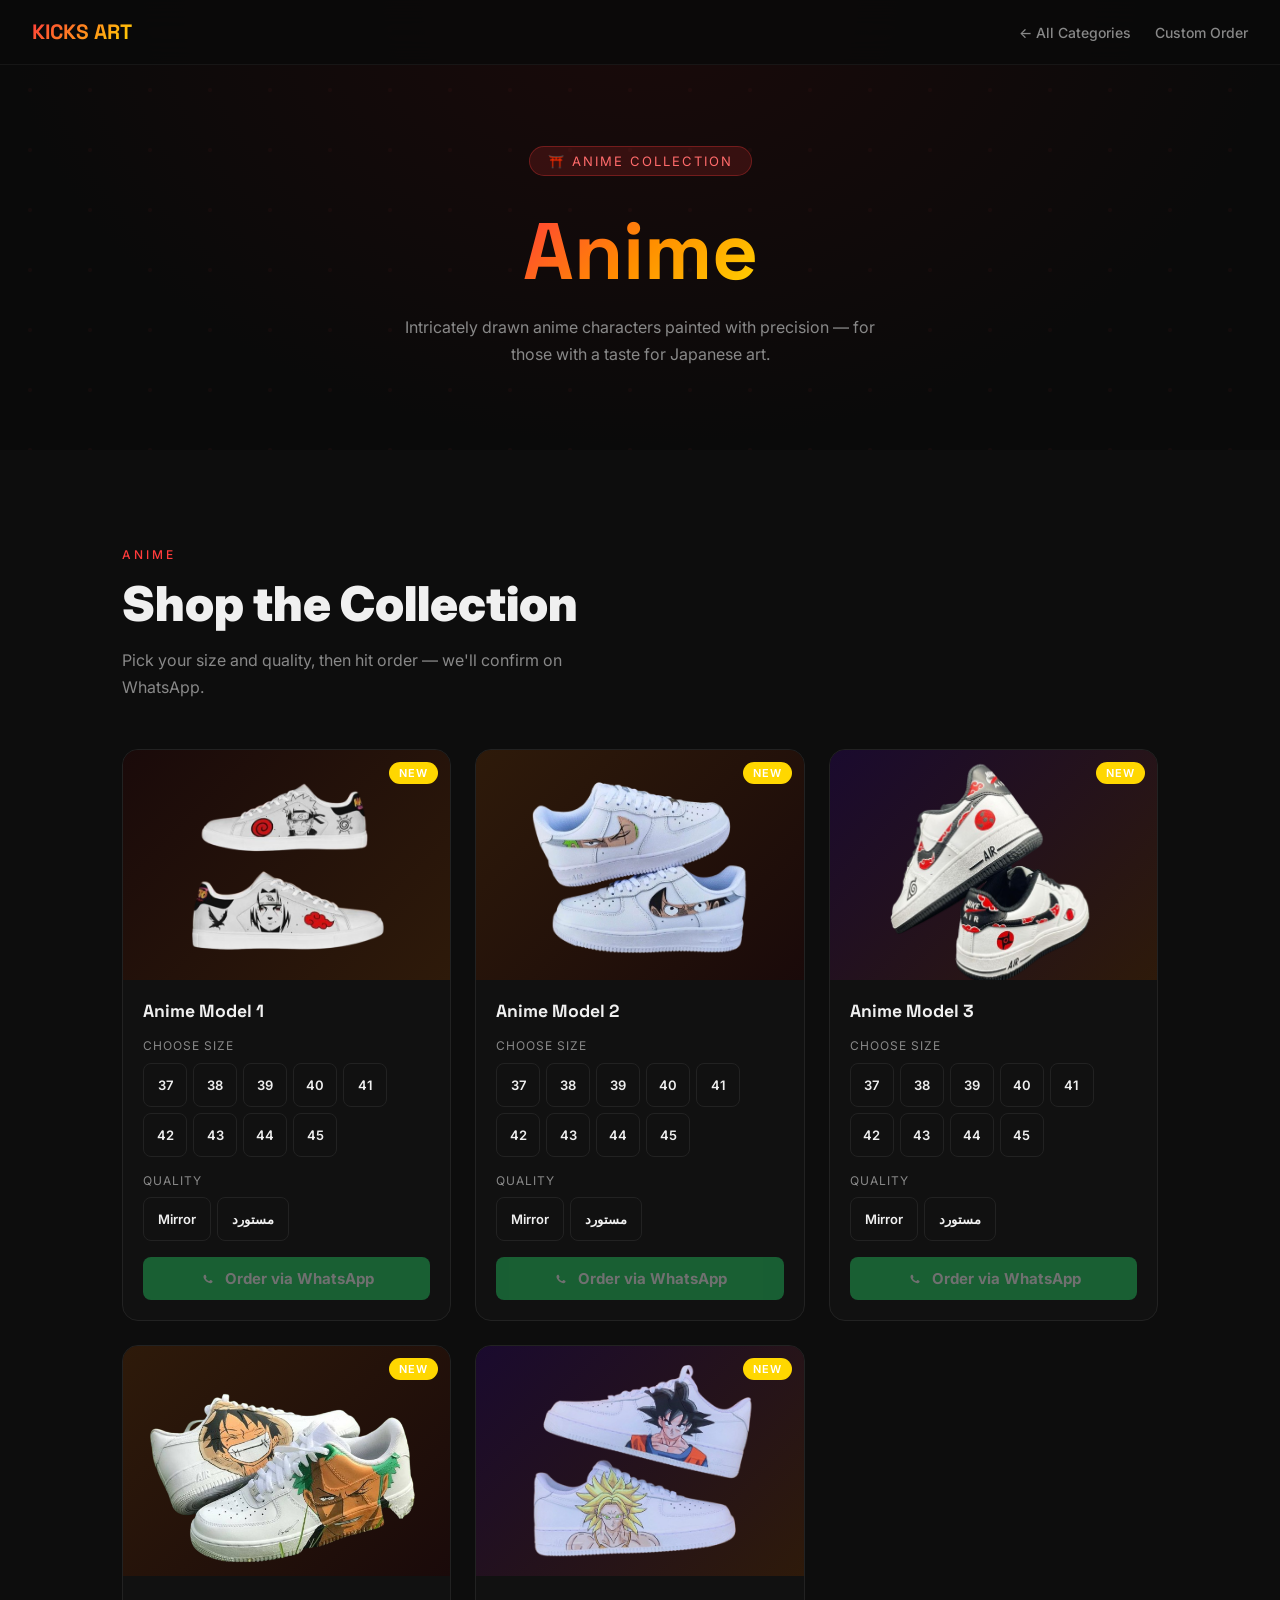
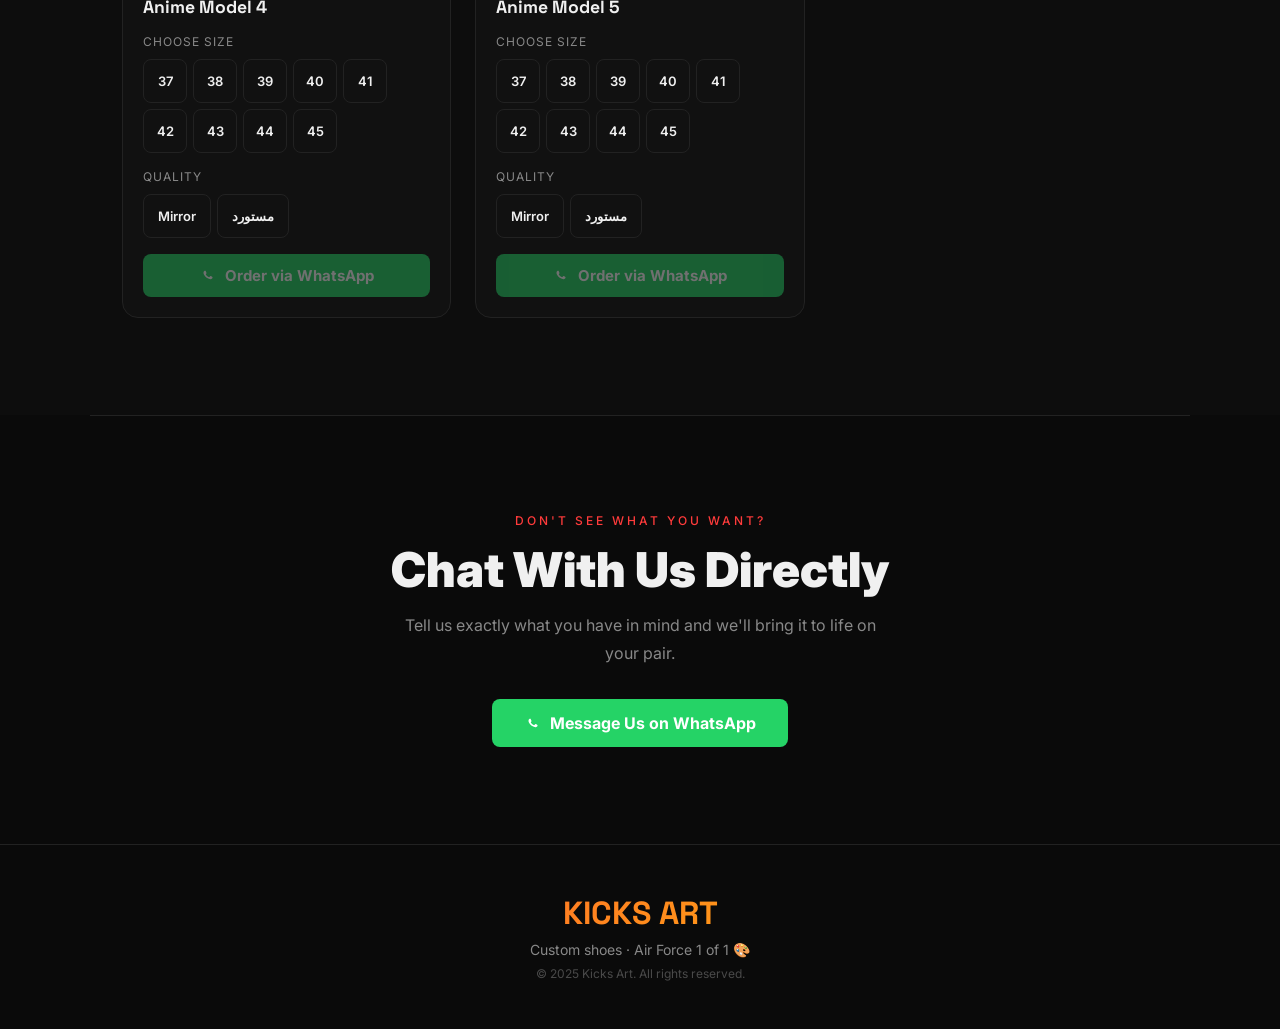
<file: anime.html>
<!DOCTYPE html>
<html lang="en">
<head>
  <meta charset="UTF-8">
  <meta name="viewport" content="width=device-width, initial-scale=1.0">
  <title>Kicks Art — Anime</title>
  <link rel="stylesheet" href="style.css">
</head>
<body>

  <nav>
    <a class="nav-logo" href="index.html">KICKS ART</a>
    <div class="nav-links">
      <a href="index.html#categories">← All Categories</a>
      <a href="index.html#custom">Custom Order</a>
    </div>
  </nav>

  <div class="category-hero" style="background:radial-gradient(ellipse at top,#1a0a0a 0%,#0A0A0A 70%)">
    <div class="hero-badge">⛩️ Anime Collection</div>
    <h1>Anime</h1>
    <p>Intricately drawn anime characters painted with precision — for those with a taste for Japanese art.</p>
  </div>

  <div style="background:#0d0d0d;padding:1px 0">
    <section>
      <div class="products-header">
        <div>
          <div class="section-label">Anime</div>
          <h2 class="section-title">Shop the Collection</h2>
          <p class="section-sub">Pick your size and quality, then hit order — we'll confirm on WhatsApp.</p>
        </div>
      </div>
      <div class="products-grid" id="productsGrid"></div>
    </section>
  </div>

  <div class="divider"></div>

  <div style="padding:1px 0">
    <section style="text-align:center">
      <div class="section-label">Don't see what you want?</div>
      <h2 class="section-title">Chat With Us Directly</h2>
      <p class="section-sub" style="margin:0 auto 2rem;">Tell us exactly what you have in mind and we'll bring it to life on your pair.</p>
      <a href="https://wa.me/201032995178?text=Hello%20👋%20I%27m%20interested%20in%20a%20custom%20Anime%20sneaker%20from%20Kicks%20Art"
        target="_blank" class="btn-primary" style="background:var(--wa);margin:0 auto;display:inline-flex">
        <svg width="18" height="18" viewBox="0 0 24 24" fill="white"><path d="M17.472 14.382c-.297-.149-1.758-.867-2.03-.967-.273-.099-.471-.148-.67.15-.197.297-.767.966-.94 1.164-.173.199-.347.223-.644.075-.297-.15-1.255-.463-2.39-1.475-.883-.788-1.48-1.761-1.653-2.059-.173-.297-.018-.458.13-.606.134-.133.298-.347.446-.52.149-.174.198-.298.298-.497.099-.198.05-.371-.025-.52-.075-.149-.669-1.612-.916-2.207-.242-.579-.487-.5-.669-.51-.173-.008-.371-.01-.57-.01-.198 0-.52.074-.792.372-.272.297-1.04 1.016-1.04 2.479 0 1.462 1.065 2.875 1.213 3.074.149.198 2.096 3.2 5.077 4.487.709.306 1.262.489 1.694.625.712.227 1.36.195 1.871.118.571-.085 1.758-.719 2.006-1.413.248-.694.248-1.289.173-1.413-.074-.124-.272-.198-.57-.347"/></svg>
        Message Us on WhatsApp
      </a>
    </section>
  </div>

  <footer>
    <div class="footer-logo">KICKS ART</div>
    <p style="margin-bottom:0.5rem">Custom shoes · Air Force 1 of 1 🎨</p>
    <p style="font-size:12px;opacity:0.5">© 2025 Kicks Art. All rights reserved.</p>
  </footer>

  <script src="Shared.js"></script>
  <script>
    const CATEGORY = "Anime";

    /* ── ADD YOUR ANIME PRODUCTS HERE ───────────────────────────────── */
    const PRODUCTS = [
      {
        id: 1,
        name: "Anime Model 1",
        desc: "",
        tag: "NEW", tagClass: "tag-new",
        bg: "linear-gradient(135deg,#1a0a0a,#2e1a0a)",
        image: "img/anime 1.png",
        classs: "ff",
        prices: { Mirror: 1700, "مستورد": 1200 }
      },
      {
        id: 2,
        name: "Anime Model 2",
        desc: "",
        tag: "NEW", tagClass: "tag-new",
        bg: "linear-gradient(135deg,#2e1a0a,#1a0a0a)",
        image: "img/anime 2.png",
        classs: "ff",
        prices: { Mirror: 1600, "مستورد": 1100 }
      },
      {
        id: 3,
        name: "Anime Model 3",
        desc: "",
        tag: "NEW", tagClass: "tag-new",
        bg: "linear-gradient(135deg,#1a0a2e,#2e1a0a)",
        image: "img/anime 3.png",
        classs: "ff",
        prices: { Mirror: 1600, "مستورد": 1100 }
      },
      {
        id: 4,
        name: "Anime Model 4",
        desc: "",
        tag: "NEW", tagClass: "tag-new",
        bg: "linear-gradient(135deg,#2e1a0a,#1a0a0a)",
        image: "img/anime 4.png",
        classs: "sh",
        prices: { Mirror: 1800, "مستورد": 1300 }
      },
      {
        id: 5,
        name: "Anime Model 5",
        desc: "",
        tag: "NEW", tagClass: "tag-new",
        bg: "linear-gradient(135deg,#1a0a2e,#2e1a0a)",
        image: "img/anime 5.png",
        classs: "ff",
        prices: { Mirror: 1700, "مستورد": 1200 }
      },
      /* ── Add more products here ── */
    ];

    const _orderProduct = orderProduct;
    window.orderProduct = (id, name) => _orderProduct(id, name, CATEGORY);

    renderProducts(PRODUCTS, "productsGrid");
  </script>
</body>
</html>
</file>
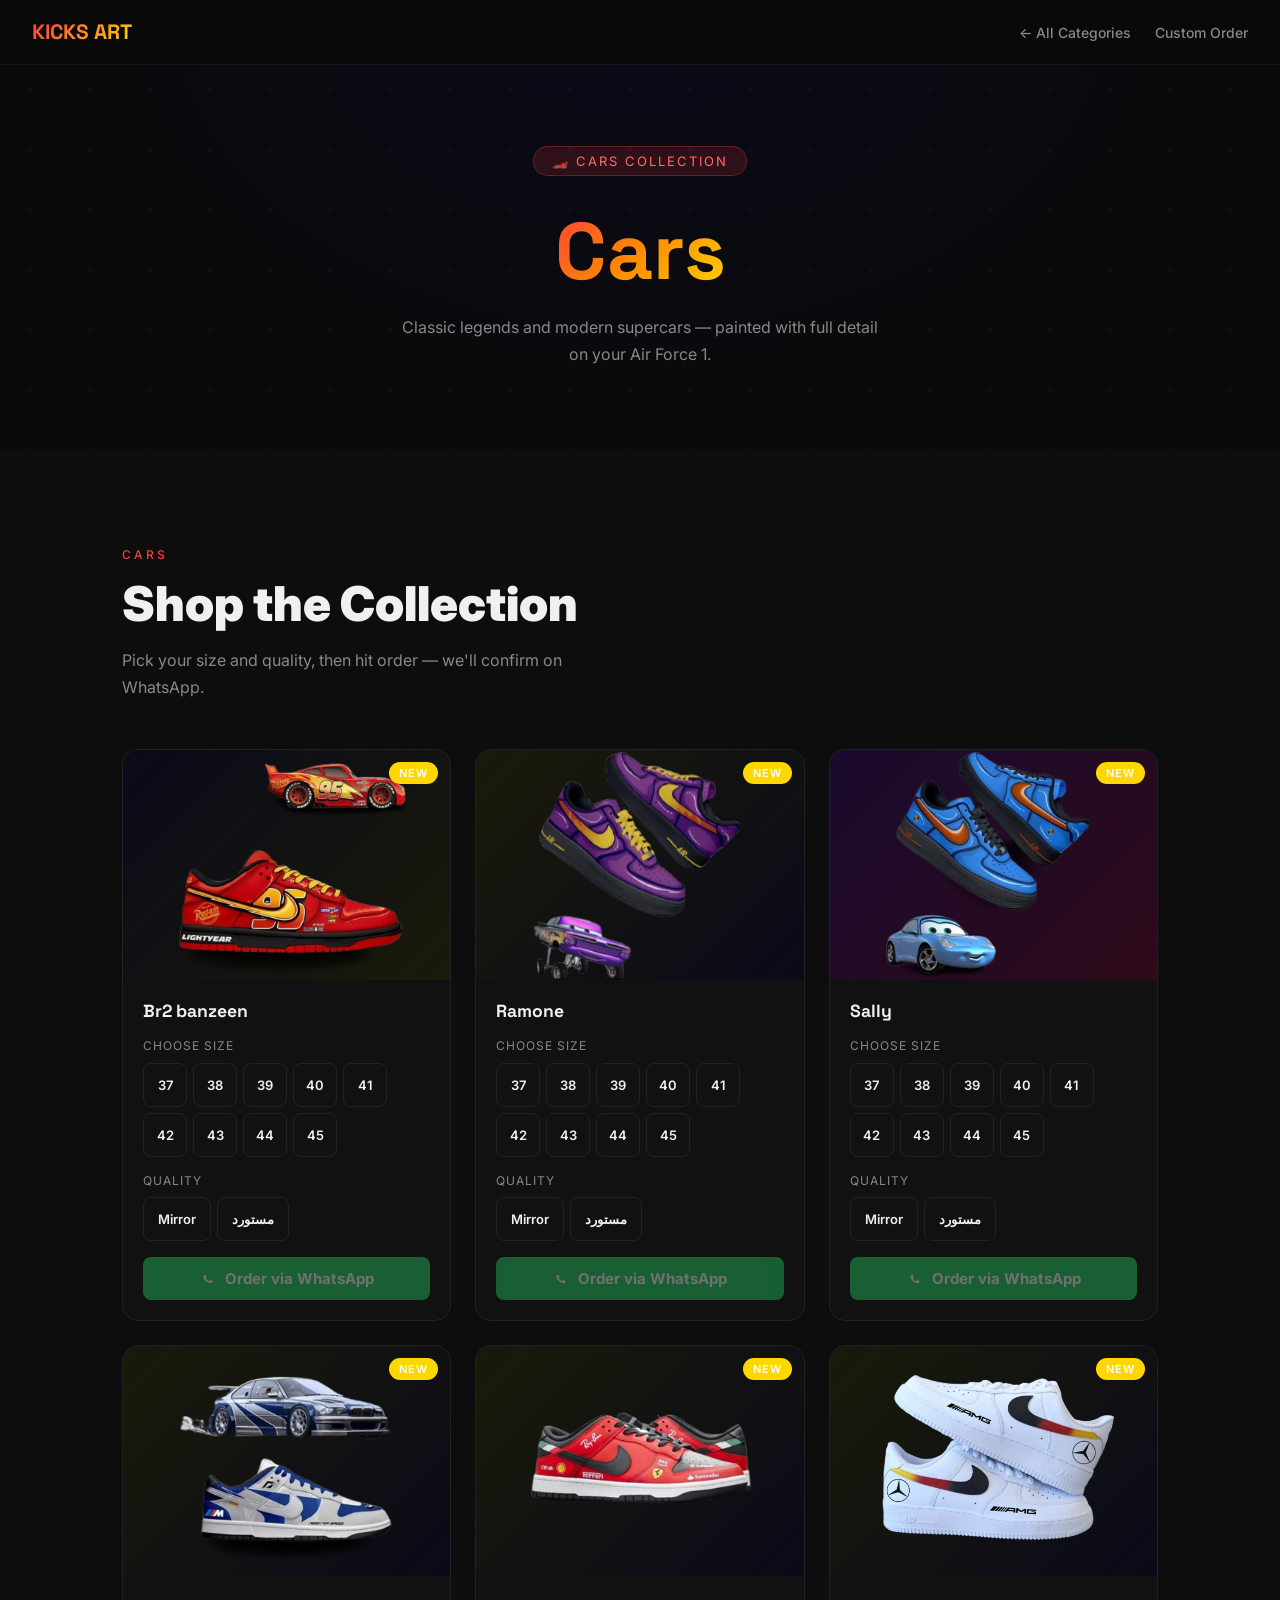
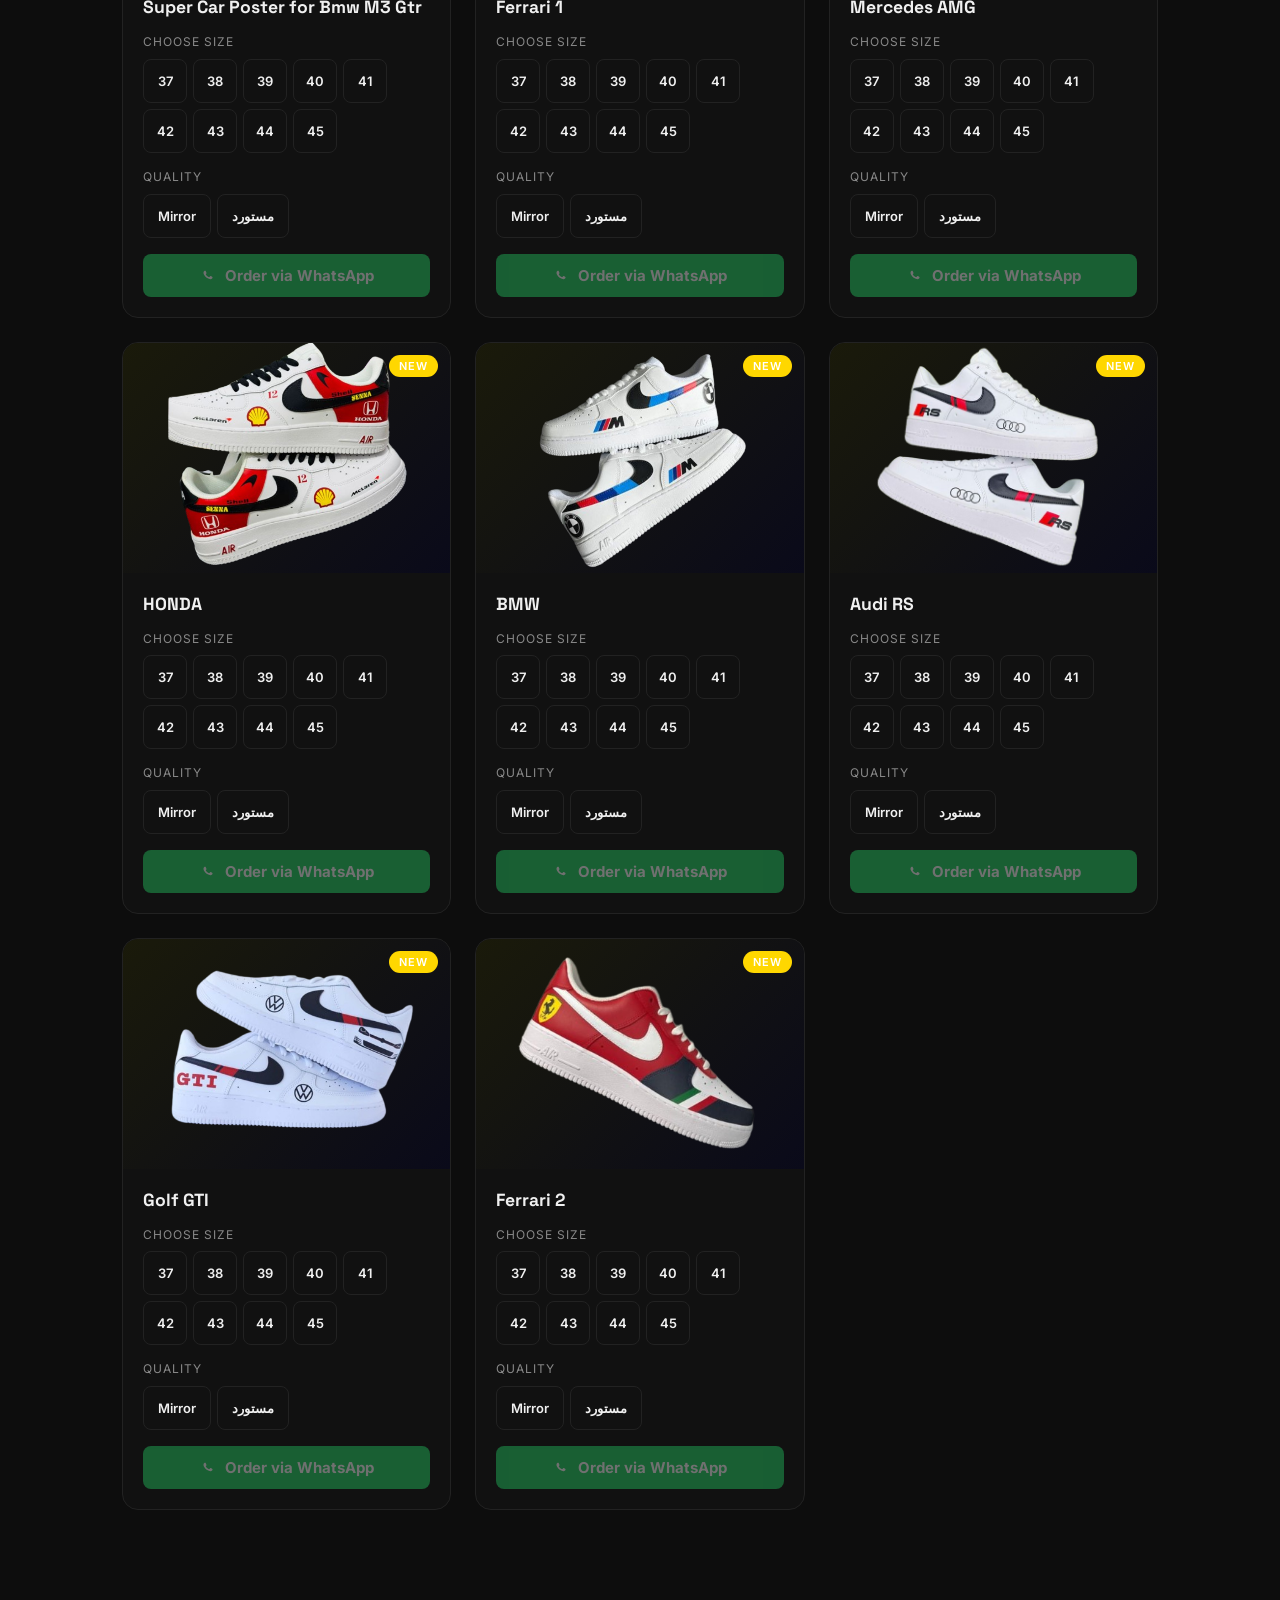
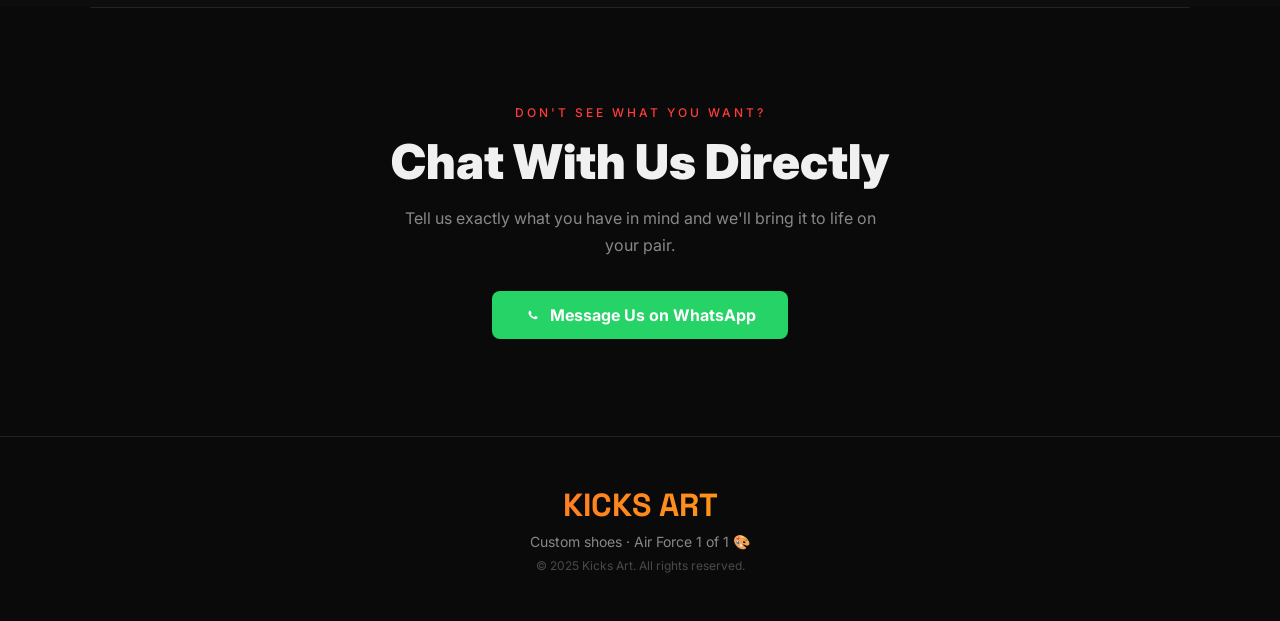
<file: cars.html>
<!DOCTYPE html>
<html lang="en">
<head>
  <meta charset="UTF-8">
  <meta name="viewport" content="width=device-width, initial-scale=1.0">
  <title>Kicks Art — Cars</title>
  <link rel="stylesheet" href="style.css">
</head>
<body>

  <nav>
    <a class="nav-logo" href="index.html">KICKS ART</a>
    <div class="nav-links">
      <a href="index.html#categories">← All Categories</a>
      <a href="index.html#custom">Custom Order</a>
    </div>
  </nav>

  <div class="category-hero" style="background:radial-gradient(ellipse at top,#0a0a1a 0%,#0A0A0A 70%)">
    <div class="hero-badge">🏎️ Cars Collection</div>
    <h1>Cars</h1>
    <p>Classic legends and modern supercars — painted with full detail on your Air Force 1.</p>
  </div>

  <div style="background:#0d0d0d;padding:1px 0">
    <section>
      <div class="products-header">
        <div>
          <div class="section-label">Cars</div>
          <h2 class="section-title">Shop the Collection</h2>
          <p class="section-sub">Pick your size and quality, then hit order — we'll confirm on WhatsApp.</p>
        </div>
      </div>
      <div class="products-grid" id="productsGrid"></div>
    </section>
  </div>

  <div class="divider"></div>

  <div style="padding:1px 0">
    <section style="text-align:center">
      <div class="section-label">Don't see what you want?</div>
      <h2 class="section-title">Chat With Us Directly</h2>
      <p class="section-sub" style="margin:0 auto 2rem;">Tell us exactly what you have in mind and we'll bring it to life on your pair.</p>
      <a href="https://wa.me/201032995178?text=Hello%20👋%20I%27m%20interested%20in%20a%20custom%20Cars%20sneaker%20from%20Kicks%20Art"
        target="_blank" class="btn-primary" style="background:var(--wa);margin:0 auto;display:inline-flex">
        <svg width="18" height="18" viewBox="0 0 24 24" fill="white"><path d="M17.472 14.382c-.297-.149-1.758-.867-2.03-.967-.273-.099-.471-.148-.67.15-.197.297-.767.966-.94 1.164-.173.199-.347.223-.644.075-.297-.15-1.255-.463-2.39-1.475-.883-.788-1.48-1.761-1.653-2.059-.173-.297-.018-.458.13-.606.134-.133.298-.347.446-.52.149-.174.198-.298.298-.497.099-.198.05-.371-.025-.52-.075-.149-.669-1.612-.916-2.207-.242-.579-.487-.5-.669-.51-.173-.008-.371-.01-.57-.01-.198 0-.52.074-.792.372-.272.297-1.04 1.016-1.04 2.479 0 1.462 1.065 2.875 1.213 3.074.149.198 2.096 3.2 5.077 4.487.709.306 1.262.489 1.694.625.712.227 1.36.195 1.871.118.571-.085 1.758-.719 2.006-1.413.248-.694.248-1.289.173-1.413-.074-.124-.272-.198-.57-.347"/></svg>
        Message Us on WhatsApp
      </a>
    </section>
  </div>

  <footer>
    <div class="footer-logo">KICKS ART</div>
    <p style="margin-bottom:0.5rem">Custom shoes · Air Force 1 of 1 🎨</p>
    <p style="font-size:12px;opacity:0.5">© 2025 Kicks Art. All rights reserved.</p>
  </footer>

  <script src="Shared.js"></script>
  <script>
    const CATEGORY = "Cars";

    /* ── ADD YOUR CARS PRODUCTS HERE ────────────────────────────────── */
    const PRODUCTS = [
      {
        id: 1,
        name: "Br2 banzeen",
        desc: "",
        tag: "NEW", tagClass: "tag-new",
        bg: "linear-gradient(135deg,#0a0a1a,#1a1a0a)",
        image: "img/car 1.png",
        prices: { Mirror: 1500, "مستورد": 1100 },
        classs: "sm",
      },
      {
        id: 2,
        name: "Ramone",
        desc: "",
        tag: "NEW", tagClass: "tag-new",
        bg: "linear-gradient(135deg,#1a1a0a,#0a0a1a)",
        image: "img/car 2.png",
        prices: { Mirror: 1600, "مستورد": 1100 },
        classs: "sm",
      },
      {
        id: 11,
        name: "Sally",
        desc: "",
        tag: "NEW", tagClass: "tag-new",
        bg: "linear-gradient(135deg,#1a0a2e,#2e0a1a)",
        image: "img/cartoon 9.png",
        classs: "ff",
        prices: { Mirror: 1500, "مستورد": 1000 }
      },
      {
        id: 3,
        name: "Super Car Poster for Bmw M3 Gtr",
        desc: "",
        tag: "NEW", tagClass: "tag-new",
        bg: "linear-gradient(135deg,#1a1a0a,#0a0a1a)",
        image: "img/car 3.png",
        prices: { Mirror: 1500, "مستورد": 1100 },
        classs: "sm",
      },
      {
        id: 4,
        name: "Ferrari 1",
        desc: "",
        tag: "NEW", tagClass: "tag-new",
        bg: "linear-gradient(135deg,#1a1a0a,#0a0a1a)",
        image: "img/car 4.png",
        prices: { Mirror: 1600, "مستورد": 1100 },
        classs: "sm",
      },
            {
        id: 8,
        name: "Mercedes AMG",
        desc: "",
        tag: "NEW", tagClass: "tag-new",
        bg: "linear-gradient(135deg,#1a1a0a,#0a0a1a)",
        image: "img/car 8.png",
        prices: { Mirror: 1400, "مستورد": 900},
        classs: "vbg",
      },
      {
        id: 10,
        name: "HONDA",
        desc: "",
        tag: "NEW", tagClass: "tag-new",
        bg: "linear-gradient(135deg,#1a1a0a,#0a0a1a)",
        image: "img/car 10.png",
        prices: { Mirror: 1500, "مستورد": 1100 },
        classs: "sm",
      },
      {
        id: 9,
        name: "BMW",
        desc: "",
        tag: "NEW", tagClass: "tag-new",
        bg: "linear-gradient(135deg,#1a1a0a,#0a0a1a)",
        image: "img/car 9.png",
        prices: { Mirror: 1400, "مستورد": 900},
        classs: "sm",
      },
     
      {
        id: 6,
        name: "Audi RS",
        desc: "",
        tag: "NEW", tagClass: "tag-new",
        bg: "linear-gradient(135deg,#1a1a0a,#0a0a1a)",
        image: "img/car 6.png",
        prices: { Mirror: 1400, "مستورد": 950 },
        classs: "sm",
      },
      {
        id: 7,
        name: "Golf GTI",
        desc: "",
        tag: "NEW", tagClass: "tag-new",
        bg: "linear-gradient(135deg,#1a1a0a,#0a0a1a)",
        image: "img/car 7.png",
        prices: { Mirror: 1250, "مستورد": 950 },
        classs: "vbg",
      },
       {
        id: 5,
        name: "Ferrari 2",
        desc: "",
        tag: "NEW", tagClass: "tag-new",
        bg: "linear-gradient(135deg,#1a1a0a,#0a0a1a)",
        image: "img/car 5.png",
        prices: { Mirror: 1400, "مستورد": 900 },
        classs: "sm",
      },
    ];

    const _orderProduct = orderProduct;
    window.orderProduct = (id, name) => _orderProduct(id, name, CATEGORY);

    renderProducts(PRODUCTS, "productsGrid");
  </script>
</body>
</html>
</file>
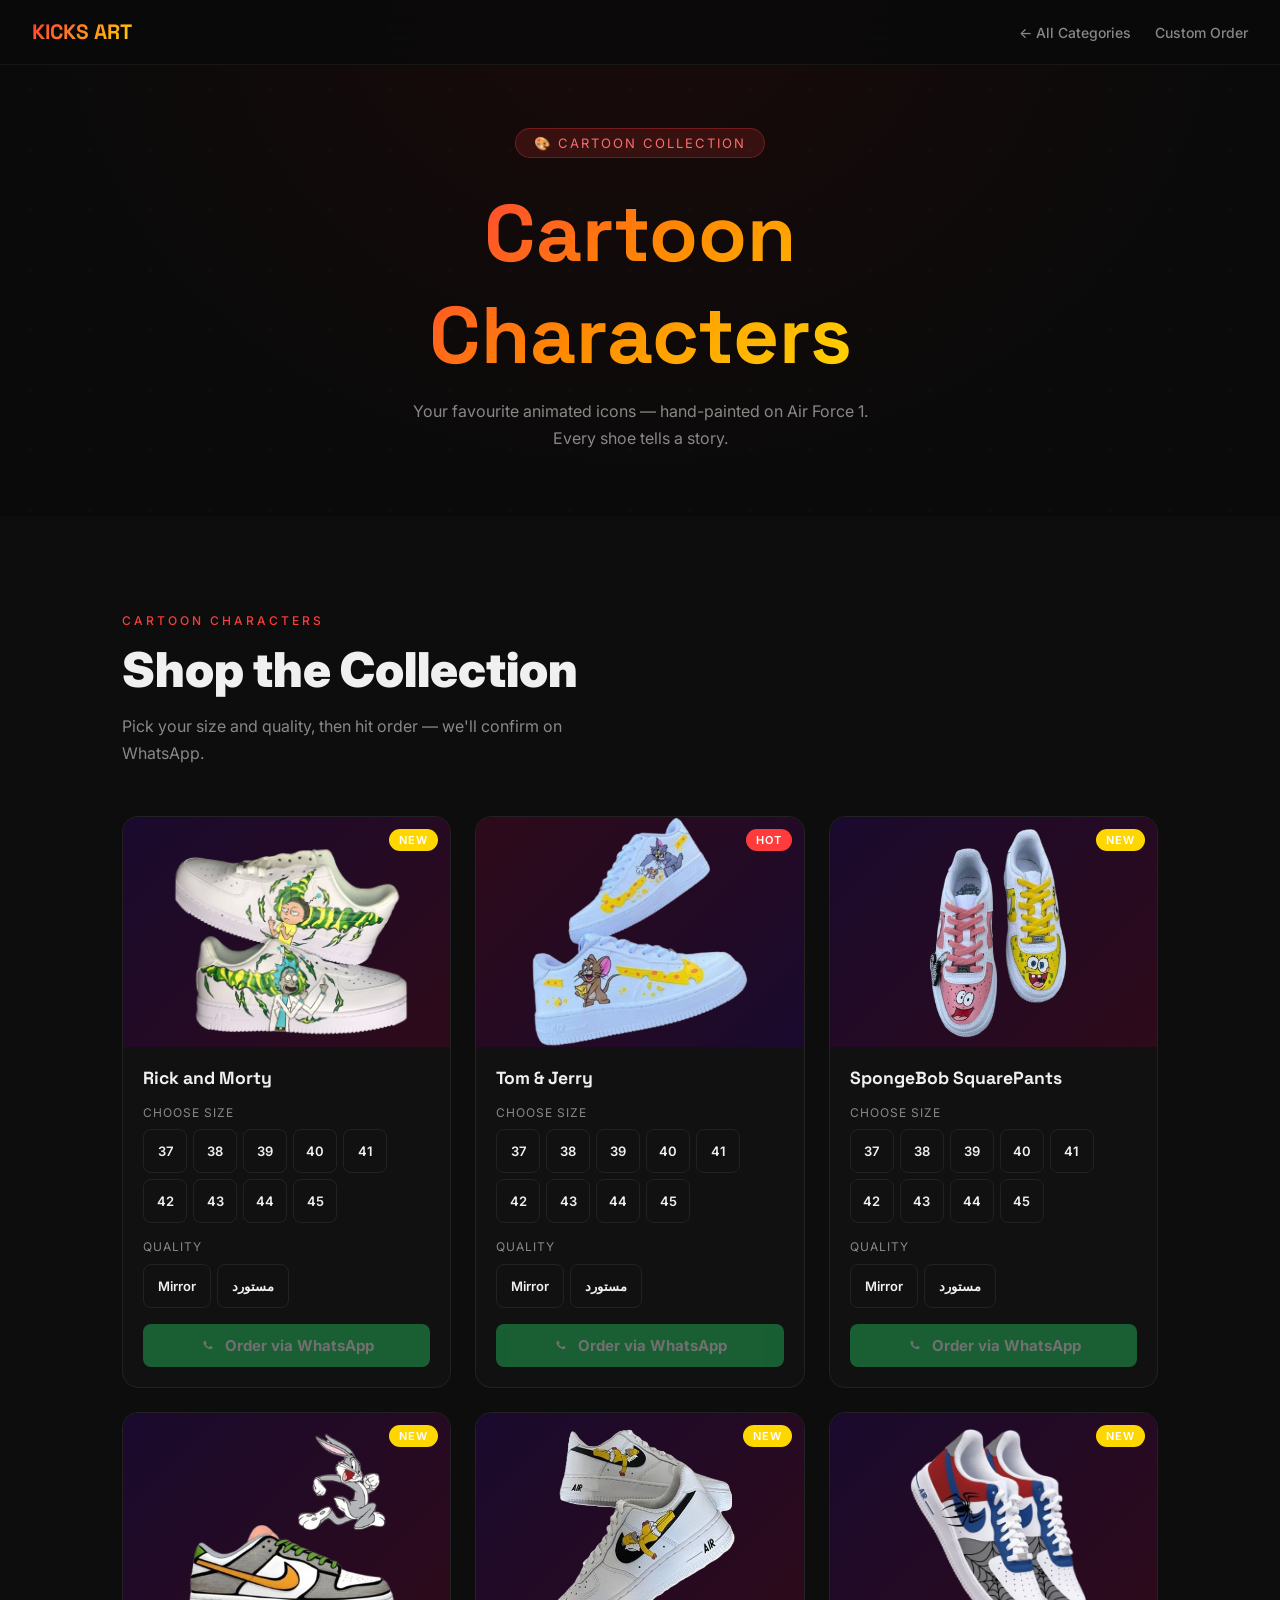
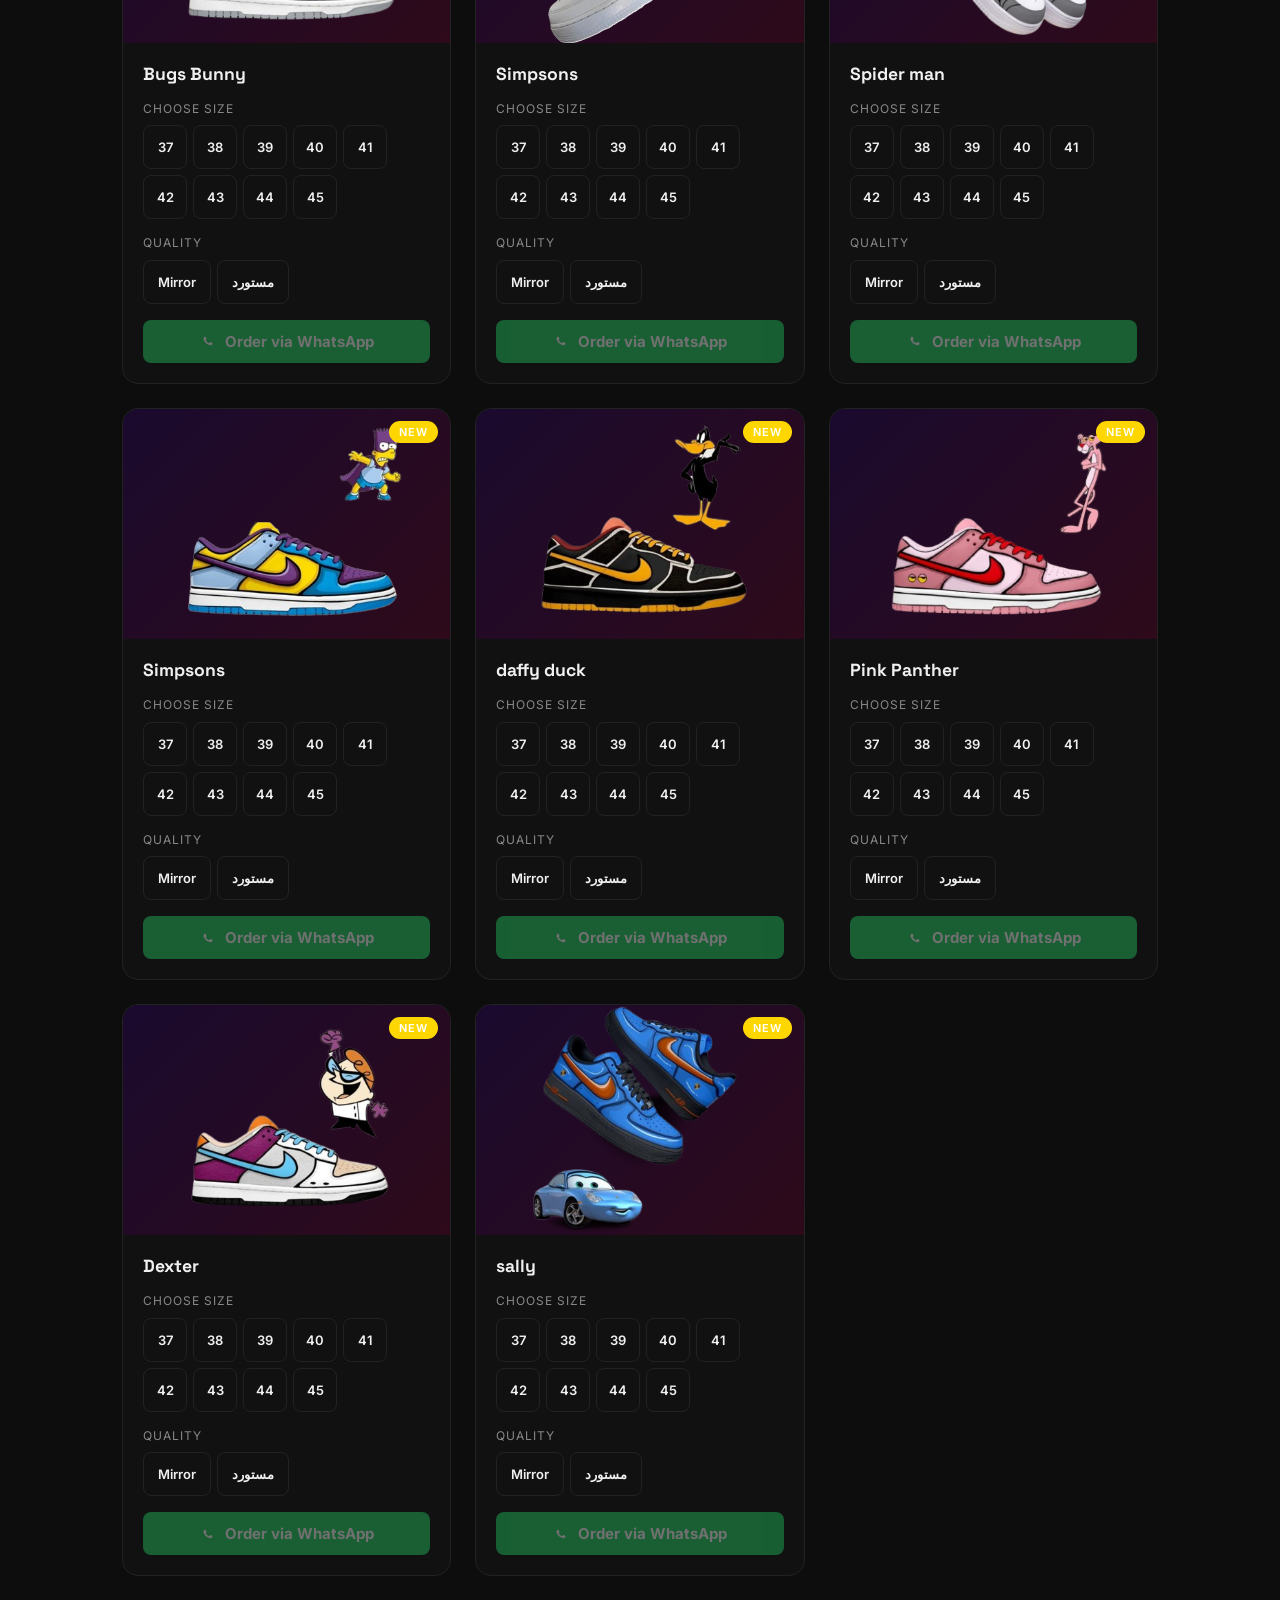
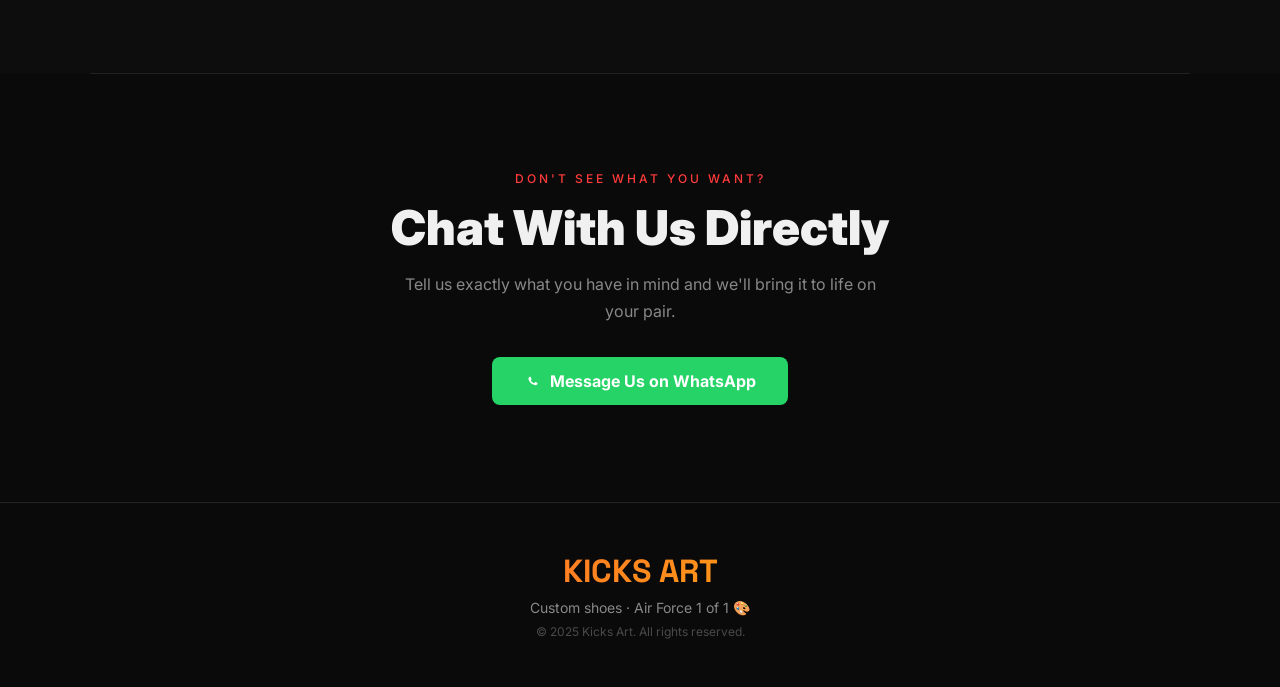
<file: cartoon.html>
<!DOCTYPE html>
<html lang="en">
<head>
  <meta charset="UTF-8">
  <meta name="viewport" content="width=device-width, initial-scale=1.0">
  <title>Kicks Art — Cartoon Characters</title>
  <link rel="stylesheet" href="style.css">
</head>
<body>

  <nav>
    <a class="nav-logo" href="index.html">KICKS ART</a>
    <div class="nav-links">
      <a href="index.html#categories">← All Categories</a>
      <a href="index.html#custom">Custom Order</a>
    </div>
  </nav>

  <div class="category-hero">
    <div class="hero-badge">🎨 Cartoon Collection</div>
    <h1>Cartoon<br>Characters</h1>
    <p>Your favourite animated icons — hand-painted on Air Force 1. Every shoe tells a story.</p>
  </div>

  <div style="background:#0d0d0d;padding:1px 0">
    <section>
      <div class="products-header">
        <div>
          <div class="section-label">Cartoon Characters</div>
          <h2 class="section-title">Shop the Collection</h2>
          <p class="section-sub">Pick your size and quality, then hit order — we'll confirm on WhatsApp.</p>
        </div>
      </div>
      <div class="products-grid" id="productsGrid"></div>
    </section>
  </div>

  <div class="divider"></div>

  <div style="padding:1px 0">
    <section style="text-align:center">
      <div class="section-label">Don't see what you want?</div>
      <h2 class="section-title">Chat With Us Directly</h2>
      <p class="section-sub" style="margin:0 auto 2rem;">Tell us exactly what you have in mind and we'll bring it to life on your pair.</p>
      <a href="https://wa.me/201032995178?text=Hello%20👋%20I%27m%20interested%20in%20a%20custom%20Cartoon%20sneaker%20from%20Kicks%20Art"
        target="_blank" class="btn-primary" style="background:var(--wa);margin:0 auto;display:inline-flex">
        <svg width="18" height="18" viewBox="0 0 24 24" fill="white"><path d="M17.472 14.382c-.297-.149-1.758-.867-2.03-.967-.273-.099-.471-.148-.67.15-.197.297-.767.966-.94 1.164-.173.199-.347.223-.644.075-.297-.15-1.255-.463-2.39-1.475-.883-.788-1.48-1.761-1.653-2.059-.173-.297-.018-.458.13-.606.134-.133.298-.347.446-.52.149-.174.198-.298.298-.497.099-.198.05-.371-.025-.52-.075-.149-.669-1.612-.916-2.207-.242-.579-.487-.5-.669-.51-.173-.008-.371-.01-.57-.01-.198 0-.52.074-.792.372-.272.297-1.04 1.016-1.04 2.479 0 1.462 1.065 2.875 1.213 3.074.149.198 2.096 3.2 5.077 4.487.709.306 1.262.489 1.694.625.712.227 1.36.195 1.871.118.571-.085 1.758-.719 2.006-1.413.248-.694.248-1.289.173-1.413-.074-.124-.272-.198-.57-.347"/></svg>
        Message Us on WhatsApp
      </a>
    </section>
  </div>

  <footer>
    <div class="footer-logo">KICKS ART</div>
    <p style="margin-bottom:0.5rem">Custom shoes · Air Force 1 of 1 🎨</p>
    <p style="font-size:12px;opacity:0.5">© 2025 Kicks Art. All rights reserved.</p>
  </footer>

  <script src="Shared.js"></script>
  <script>
    const CATEGORY = "Cartoon";

    const PRODUCTS = [
      {
        id: 1,
        name: "Rick and Morty",
        desc: "",
        tag: "NEW", tagClass: "tag-new",
        bg: "linear-gradient(135deg,#1a0a2e,#2e0a1a)",
        image: "img/cartoon 1.png",
        classs: "sm",
        prices: { Mirror: 1700, "مستورد": 1200 }
      },
      {
        id: 2,
        name: "Tom & Jerry",
        desc: "",
        tag: "HOT", tagClass: "tag-hot",
        bg: "linear-gradient(135deg,#2e0a1a,#1a0a2e)",
        image: "img/cartoon 3.png",
        classs: "ff",
        prices: { Mirror: 1500, "مستورد": 1000 }
      },
      {
        id: 3,
        name: "SpongeBob SquarePants",
        desc: "",
        tag: "NEW", tagClass: "tag-new",
        bg: "linear-gradient(135deg,#1a0a2e,#2e0a1a)",
        image: "img/cartoon 4.png",
        classs: "bg",
        prices: { Mirror: 1600, "مستورد": 1100 }
      },
      {
        id: 9,
        name: "Bugs Bunny",
        desc: "",
        tag: "NEW", tagClass: "tag-new",
        bg: "linear-gradient(135deg,#1a0a2e,#2e0a1a)",
        image: "img/cartoon 10.png",
        classs: "ff",
        prices: { Mirror: 1500, "مستورد": 1000}
      },
      {
        id: 10,
        name: "Simpsons",
        desc: "",
        tag: "NEW", tagClass: "tag-new",
        bg: "linear-gradient(135deg,#1a0a2e,#2e0a1a)",
        image: "img/cartoon 2.png",
        classs: "vbg",
        prices: { Mirror: 1350, "مستورد": 850 }
      },
      {
        id: 11,
        name: "Spider man",
        desc: "",
        tag: "NEW", tagClass: "tag-new",
        bg: "linear-gradient(135deg,#1a0a2e,#2e0a1a)",
        image: "img/cartoon ++.png",
        classs: "fs",
        prices: { Mirror: 1500, "مستورد": 1000}
      },
      {
        id: 4,
        name: "Simpsons",
        desc: "",
        tag: "NEW", tagClass: "tag-new",
        bg: "linear-gradient(135deg,#1a0a2e,#2e0a1a)",
        image: "img/cartoon 5.png",
        classs: "ff",
        prices: { Mirror: 1500, "مستورد": 1000}
      },
      {
        id: 5,
        name: "daffy duck",
        desc: "",
        tag: "NEW", tagClass: "tag-new",
        bg: "linear-gradient(135deg,#1a0a2e,#2e0a1a)",
        image: "img/cartoon 6.png",
        classs: "ff",
        prices: { Mirror: 1600, "مستورد": 1100 }
      },
      {
        id: 6,
        name: "Pink Panther",
        desc: "",
        tag: "NEW", tagClass: "tag-new",
        bg: "linear-gradient(135deg,#1a0a2e,#2e0a1a)",
        image: "img/cartoon 7.png",
        classs: "ff",
        prices: { Mirror: 1500, "مستورد": 1000 }
      },
      {
        id: 7,
        name: "Dexter",
        desc: "",
        tag: "NEW", tagClass: "tag-new",
        bg: "linear-gradient(135deg,#1a0a2e,#2e0a1a)",
        image: "img/cartoon 8.png",
        classs: "ff",
        prices: { Mirror: 1500, "مستورد": 1000 }
      },
      {
        id: 8,
        name: "sally",
        desc: "",
        tag: "NEW", tagClass: "tag-new",
        bg: "linear-gradient(135deg,#1a0a2e,#2e0a1a)",
        image: "img/cartoon 9.png",
        classs: "ff",
        prices: { Mirror: 1600, "مستورد": 1100 }
      },
    ];

    /* Override orderProduct to inject category name */
    const _orderProduct = orderProduct;
    window.orderProduct = (id, name) => _orderProduct(id, name, CATEGORY);

    renderProducts(PRODUCTS, "productsGrid");
  </script>
</body>
</html>
</file>
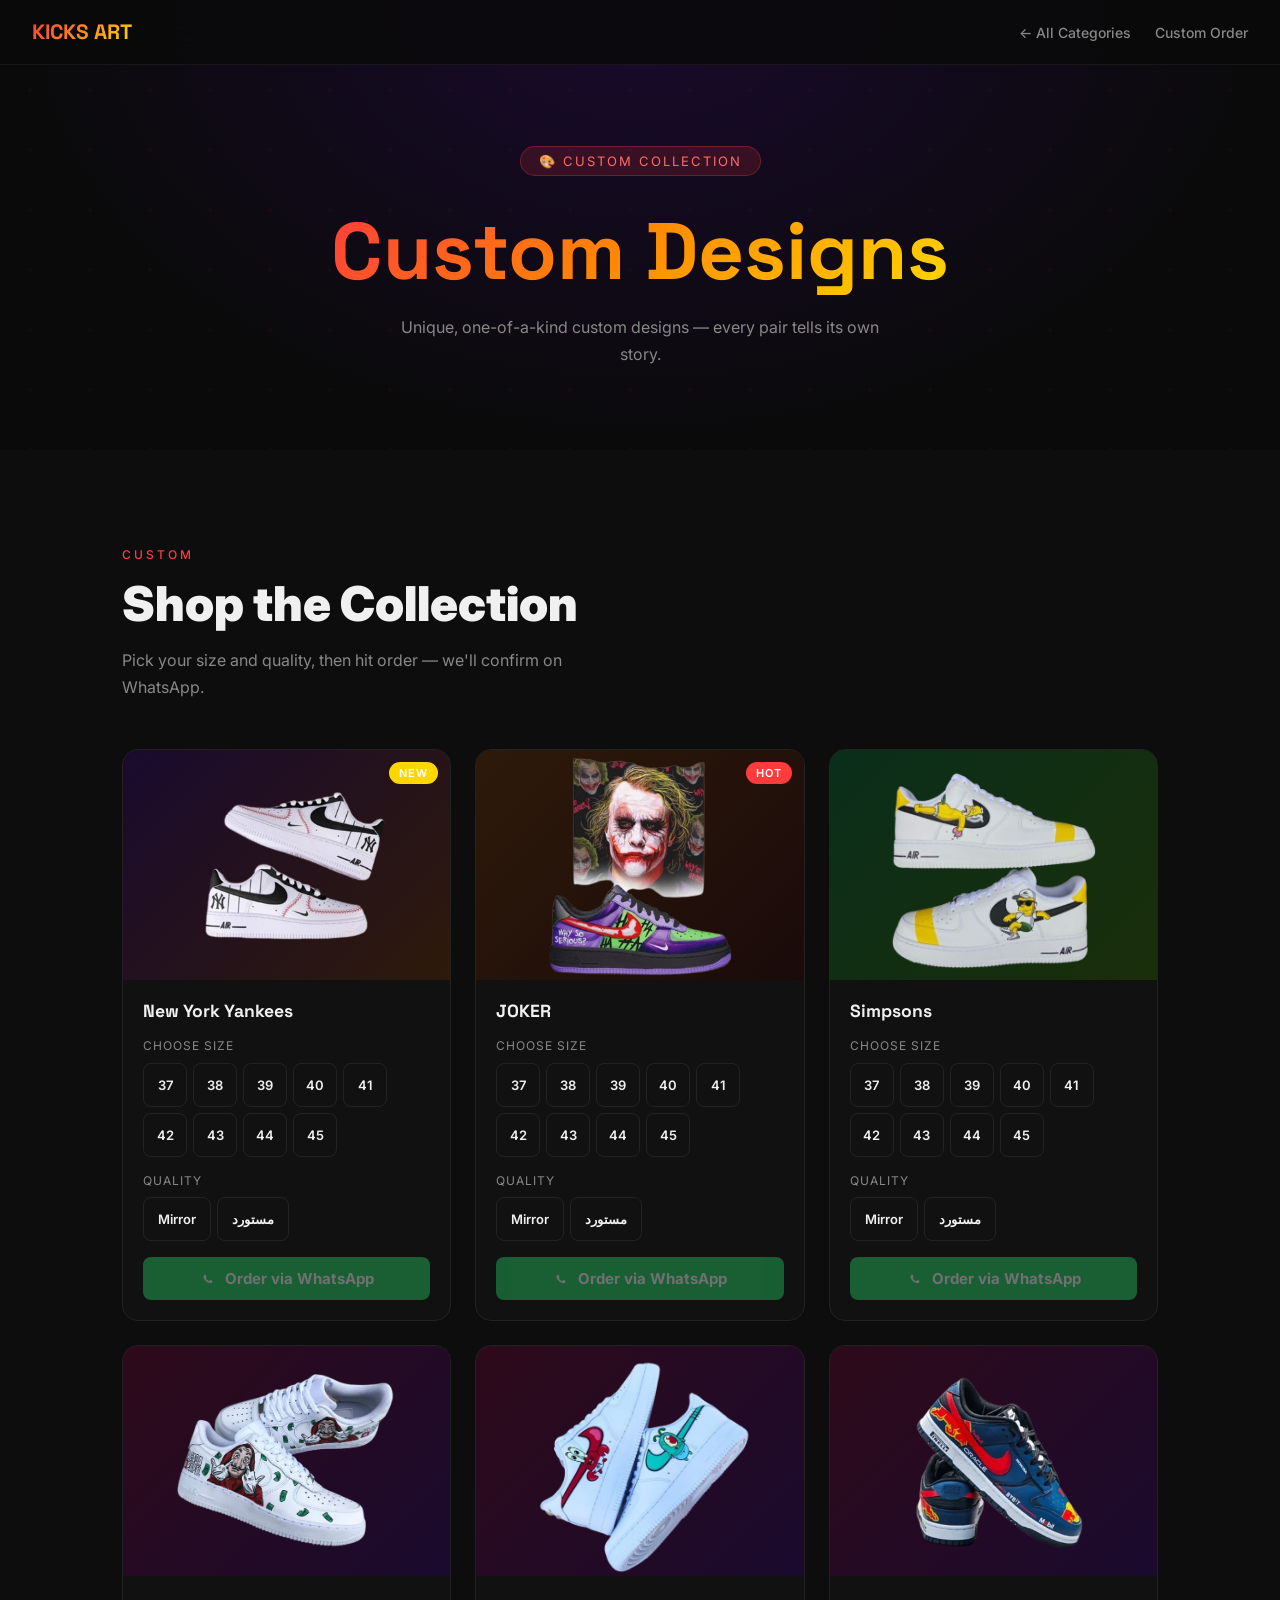
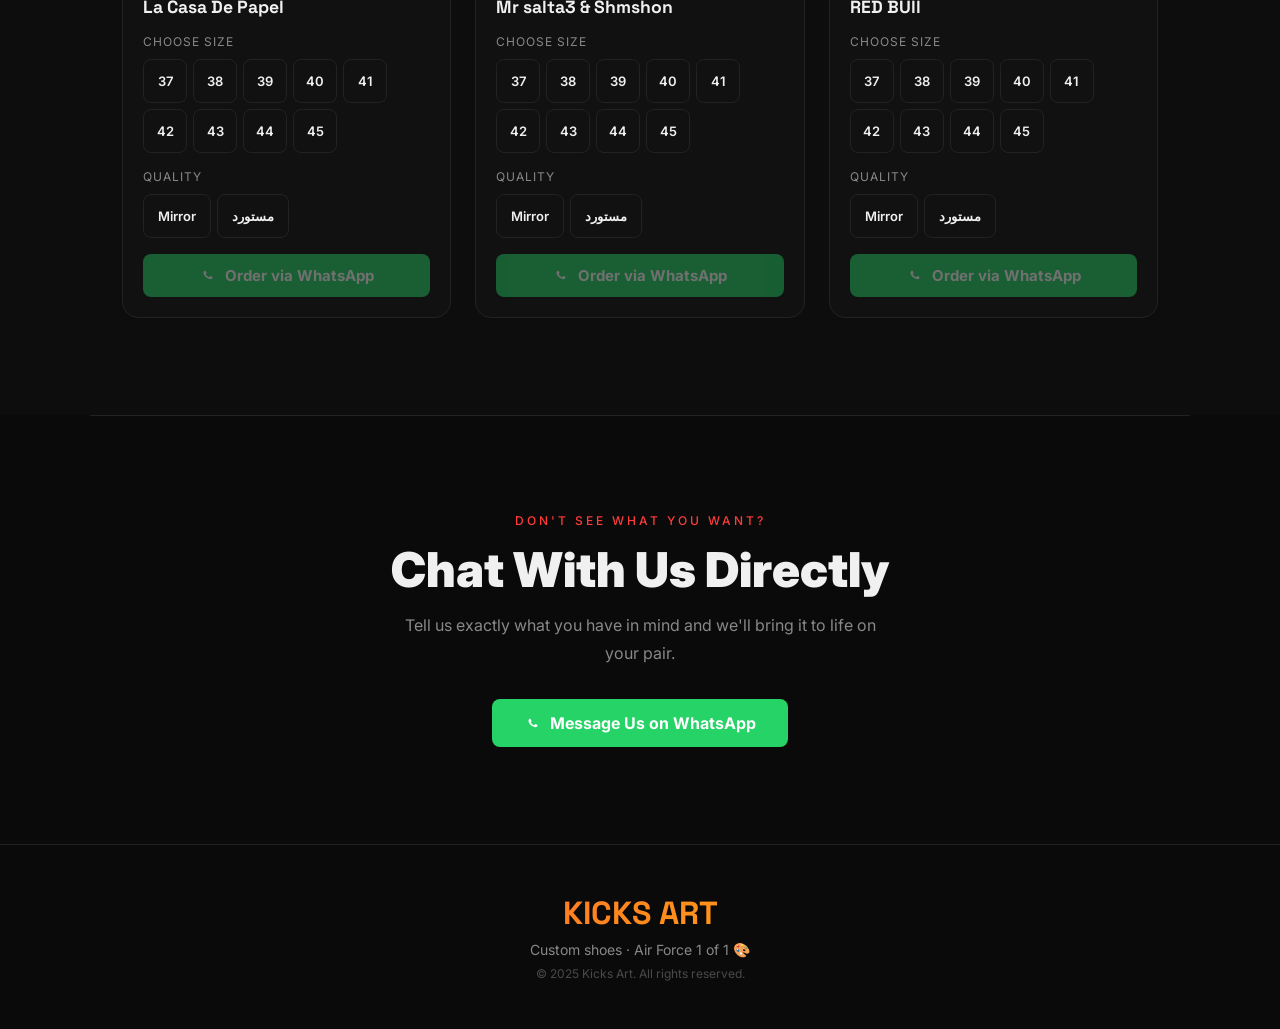
<file: custom.html>
<!DOCTYPE html>
<html lang="en">
<head>
  <meta charset="UTF-8">
  <meta name="viewport" content="width=device-width, initial-scale=1.0">
  <title>Kicks Art — Custom Designs</title>
  <link rel="stylesheet" href="style.css">
</head>
<body>

  <nav>
    <a class="nav-logo" href="index.html">KICKS ART</a>
    <div class="nav-links">
      <a href="index.html#categories">← All Categories</a>
      <a href="index.html#custom">Custom Order</a>
    </div>
  </nav>

  <div class="category-hero" style="background:radial-gradient(ellipse at top,#1a0a2e 0%,#0A0A0A 70%)">
    <div class="hero-badge">🎨 Custom Collection</div>
    <h1>Custom Designs</h1>
    <p>Unique, one-of-a-kind custom designs — every pair tells its own story.</p>
  </div>

  <div style="background:#0d0d0d;padding:1px 0">
    <section>
      <div class="products-header">
        <div>
          <div class="section-label">Custom</div>
          <h2 class="section-title">Shop the Collection</h2>
          <p class="section-sub">Pick your size and quality, then hit order — we'll confirm on WhatsApp.</p>
        </div>
      </div>
      <div class="products-grid" id="productsGrid"></div>
    </section>
  </div>

  <div class="divider"></div>

  <div style="padding:1px 0">
    <section style="text-align:center">
      <div class="section-label">Don't see what you want?</div>
      <h2 class="section-title">Chat With Us Directly</h2>
      <p class="section-sub" style="margin:0 auto 2rem;">Tell us exactly what you have in mind and we'll bring it to life on your pair.</p>
      <a href="https://wa.me/201032995178?text=Hello%20👋%20I%27m%20interested%20in%20a%20custom%20Design%20sneaker%20from%20Kicks%20Art"
        target="_blank" class="btn-primary" style="background:var(--wa);margin:0 auto;display:inline-flex">
        <svg width="18" height="18" viewBox="0 0 24 24" fill="white"><path d="M17.472 14.382c-.297-.149-1.758-.867-2.03-.967-.273-.099-.471-.148-.67.15-.197.297-.767.966-.94 1.164-.173.199-.347.223-.644.075-.297-.15-1.255-.463-2.39-1.475-.883-.788-1.48-1.761-1.653-2.059-.173-.297-.018-.458.13-.606.134-.133.298-.347.446-.52.149-.174.198-.298.298-.497.099-.198.05-.371-.025-.52-.075-.149-.669-1.612-.916-2.207-.242-.579-.487-.5-.669-.51-.173-.008-.371-.01-.57-.01-.198 0-.52.074-.792.372-.272.297-1.04 1.016-1.04 2.479 0 1.462 1.065 2.875 1.213 3.074.149.198 2.096 3.2 5.077 4.487.709.306 1.262.489 1.694.625.712.227 1.36.195 1.871.118.571-.085 1.758-.719 2.006-1.413.248-.694.248-1.289.173-1.413-.074-.124-.272-.198-.57-.347"/></svg>
        Message Us on WhatsApp
      </a>
    </section>
  </div>

  <footer>
    <div class="footer-logo">KICKS ART</div>
    <p style="margin-bottom:0.5rem">Custom shoes · Air Force 1 of 1 🎨</p>
    <p style="font-size:12px;opacity:0.5">© 2025 Kicks Art. All rights reserved.</p>
  </footer>

  <script src="Shared.js"></script>
  <script>
    const CATEGORY = "Custom";

    /* ── ADD YOUR CUSTOM PRODUCTS HERE ─────────────────────────────── */
    const PRODUCTS = [
      {
        id: 1,
        name: "New York Yankees",
        desc: "",
        tag: "NEW", tagClass: "tag-new",
        bg: "linear-gradient(135deg,#1a0a2e,#2e1a0a)",
        image: "img/cust 5.png",
        classs: "ff",
        prices: { Mirror: 1500, "مستورد": 1000 }
      },
      {
        id: 2,
        name: "JOKER",
        desc: "",
        tag: "HOT", tagClass: "tag-hot",
        bg: "linear-gradient(135deg,#2e1a0a,#1a0a0a)",
        image: "img/cust 6.png",
        classs: "ff",
        prices: { Mirror: 1800, "مستورد": 1300 }
      },
      {
        id: 3,
        name: "Simpsons",
        desc: "",
        tag: "", tagClass: "",
        bg: "linear-gradient(135deg,#0a2e1a,#1a2e0a)",
        image: "img/cust 7.png",
        classs: "ff",
        prices: { Mirror: 1600, "مستورد": 1100 }
      },
      {
        id: 4,
        name: "La Casa De Papel",
        desc: "",
        tag: "", tagClass: "",
        bg: "linear-gradient(135deg,#2e0a1a,#1a0a2e)",
        image: "img/cust 8.png",
        classs: "ff",
        prices: { Mirror: 1700, "مستورد": 1200 }
      },
      {
        id: 5,
        name: "Mr salta3 & Shmshon",
        desc: "",
        tag: "", tagClass: "",
        bg: "linear-gradient(135deg,#2e0a1a,#1a0a2e)",
        image: "img/cust 9.png",
        classs: "ff",
        prices: { Mirror: 1500, "مستورد": 1000 }
      },
      {
        id: 6,
        name: "RED BUll",
        desc: "",
        tag: "", tagClass: "",
        bg: "linear-gradient(135deg,#2e0a1a,#1a0a2e)",
        image: "img/cust 4.png",
        classs: "ff",
        prices: { Mirror: 1800, "مستورد": 1300 }
      },
    ];

    /* ── RENDER ───────────────────────────────────────────────────── */
    renderProducts(PRODUCTS);
  </script>
</body>
</html>
</file>
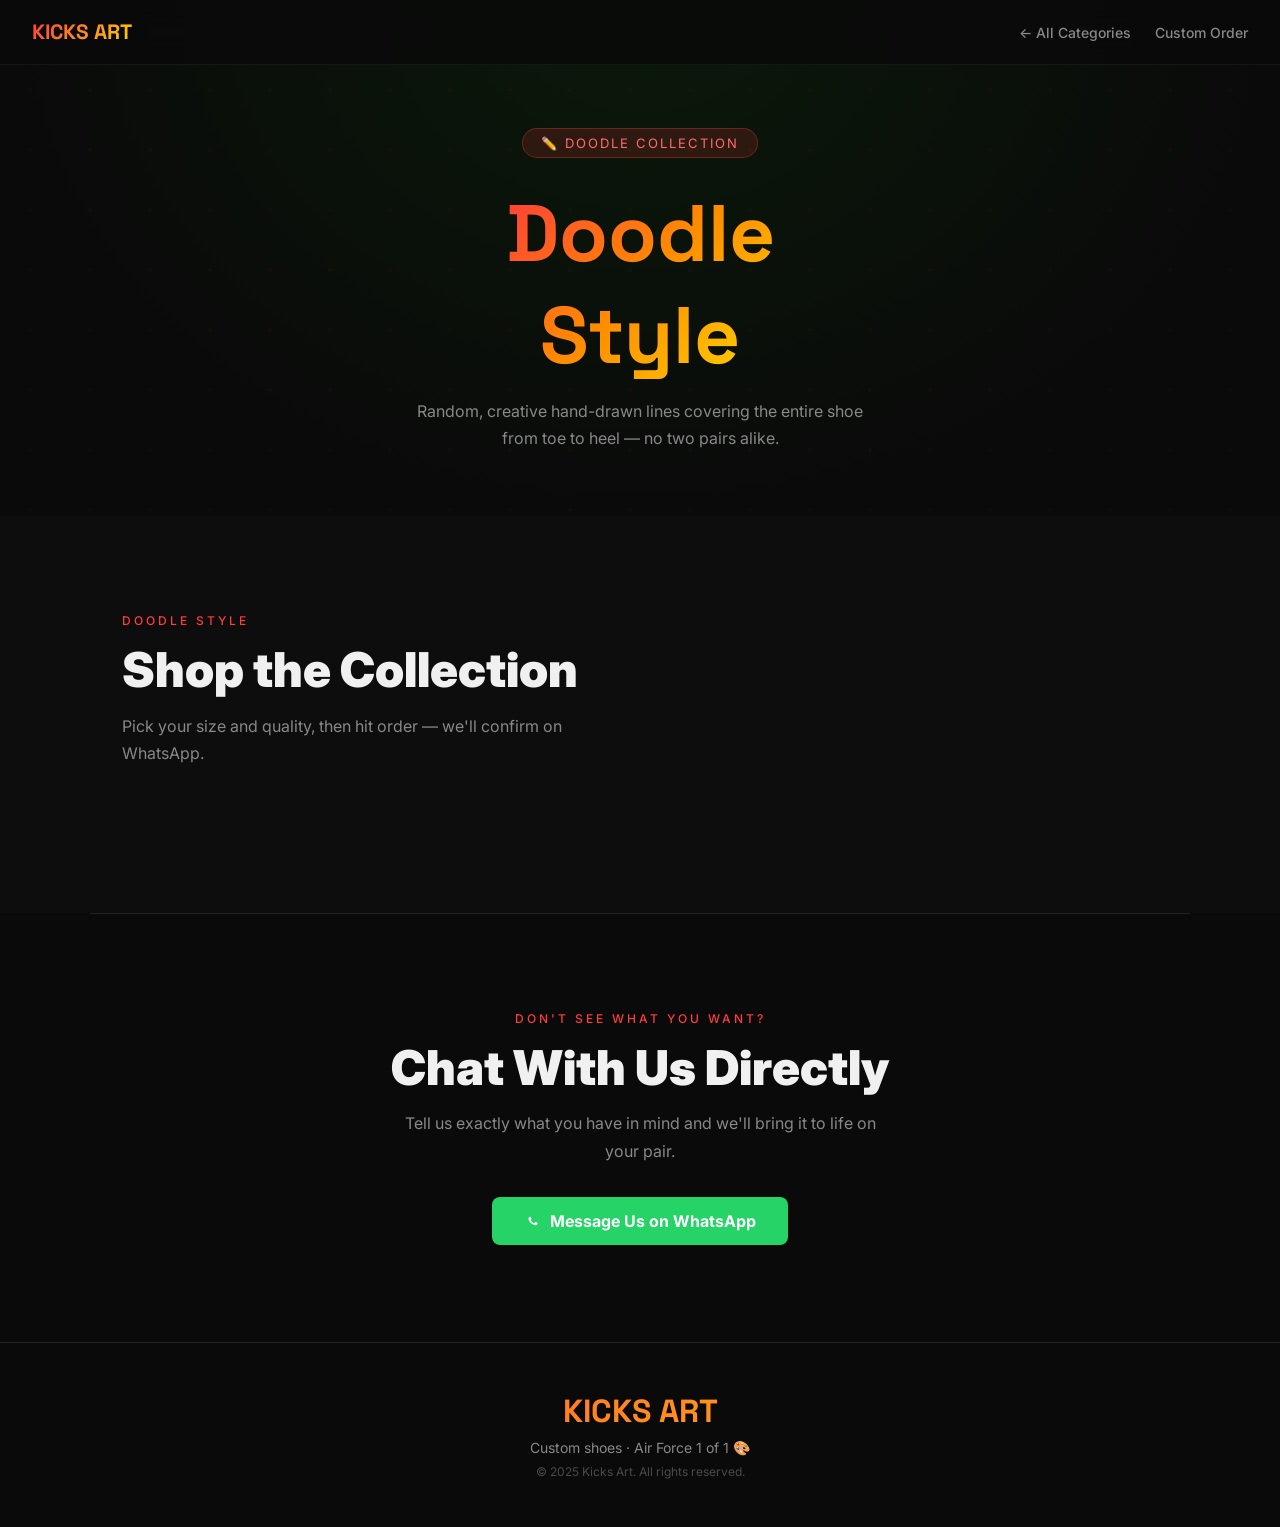
<file: doodle.html>
<!DOCTYPE html>
<html lang="en">
<head>
  <meta charset="UTF-8">
  <meta name="viewport" content="width=device-width, initial-scale=1.0">
  <title>Kicks Art — Doodle Style</title>
  <link rel="stylesheet" href="style.css">
</head>
<body>

  <nav>
    <a class="nav-logo" href="index.html">KICKS ART</a>
    <div class="nav-links">
      <a href="index.html#categories">← All Categories</a>
      <a href="index.html#custom">Custom Order</a>
    </div>
  </nav>

  <div class="category-hero" style="background:radial-gradient(ellipse at top,#0a1a0a 0%,#0A0A0A 70%)">
    <div class="hero-badge">✏️ Doodle Collection</div>
    <h1>Doodle<br>Style</h1>
    <p>Random, creative hand-drawn lines covering the entire shoe from toe to heel — no two pairs alike.</p>
  </div>

  <div style="background:#0d0d0d;padding:1px 0">
    <section>
      <div class="products-header">
        <div>
          <div class="section-label">Doodle Style</div>
          <h2 class="section-title">Shop the Collection</h2>
          <p class="section-sub">Pick your size and quality, then hit order — we'll confirm on WhatsApp.</p>
        </div>
      </div>
      <div class="products-grid" id="productsGrid"></div>
    </section>
  </div>

  <div class="divider"></div>

  <div style="padding:1px 0">
    <section style="text-align:center">
      <div class="section-label">Don't see what you want?</div>
      <h2 class="section-title">Chat With Us Directly</h2>
      <p class="section-sub" style="margin:0 auto 2rem;">Tell us exactly what you have in mind and we'll bring it to life on your pair.</p>
      <a href="https://wa.me/201032995178?text=Hello%20👋%20I%27m%20interested%20in%20a%20custom%20Doodle%20sneaker%20from%20Kicks%20Art"
        target="_blank" class="btn-primary" style="background:var(--wa);margin:0 auto;display:inline-flex">
        <svg width="18" height="18" viewBox="0 0 24 24" fill="white"><path d="M17.472 14.382c-.297-.149-1.758-.867-2.03-.967-.273-.099-.471-.148-.67.15-.197.297-.767.966-.94 1.164-.173.199-.347.223-.644.075-.297-.15-1.255-.463-2.39-1.475-.883-.788-1.48-1.761-1.653-2.059-.173-.297-.018-.458.13-.606.134-.133.298-.347.446-.52.149-.174.198-.298.298-.497.099-.198.05-.371-.025-.52-.075-.149-.669-1.612-.916-2.207-.242-.579-.487-.5-.669-.51-.173-.008-.371-.01-.57-.01-.198 0-.52.074-.792.372-.272.297-1.04 1.016-1.04 2.479 0 1.462 1.065 2.875 1.213 3.074.149.198 2.096 3.2 5.077 4.487.709.306 1.262.489 1.694.625.712.227 1.36.195 1.871.118.571-.085 1.758-.719 2.006-1.413.248-.694.248-1.289.173-1.413-.074-.124-.272-.198-.57-.347"/></svg>
        Message Us on WhatsApp
      </a>
    </section>
  </div>

  <footer>
    <div class="footer-logo">KICKS ART</div>
    <p style="margin-bottom:0.5rem">Custom shoes · Air Force 1 of 1 🎨</p>
    <p style="font-size:12px;opacity:0.5">© 2025 Kicks Art. All rights reserved.</p>
  </footer>

  <script src="Shared.js"></script>
  <script>
    const CATEGORY = "Doodle";

    const PRODUCTS = [
      { id: 1,  name: "Doodle Model 1",  desc: "", tag: "NEW", tagClass: "tag-new", bg: "linear-gradient(135deg,#0a1a2e,#1a2e0a)", image: "img/doddle 1.png",  classs: "bf",  prices: { Mirror: 1400, "مستورد": 1000} },
      { id: 2,  name: "Doodle Model 2",  desc: "", tag: "HOT", tagClass: "tag-hot", bg: "linear-gradient(135deg,#1a2e0a,#0a1a2e)", image: "img/doddle 2.png",  classs: "fs",  prices: { Mirror: 1500, "مستورد": 1000 } },
      { id: 4,  name: "Doodle Model 4",  desc: "", tag: "HOT", tagClass: "tag-hot", bg: "linear-gradient(135deg,#1a2e0a,#0a1a2e)", image: "img/doddle 4.png",  classs: "vbg", prices: { Mirror: 1400, "مستورد": 1000 },
      { id: 5,  name: "Doodle Model 5",  desc: "", tag: "HOT", tagClass: "tag-hot", bg: "linear-gradient(135deg,#1a2e0a,#0a1a2e)", image: "img/doddle 5.png",  classs: "ff",  prices: { Mirror: 1400, "مستورد": 1000 },
      { id: 6,  name: "Doodle Model 6",  desc: "", tag: "HOT", tagClass: "tag-hot", bg: "linear-gradient(135deg,#1a2e0a,#0a1a2e)", image: "img/doddle 6.png",  classs: "th",  prices: { Mirror: 1400, "مستورد": 1000} },
      { id: 7,  name: "Doodle Model 7",  desc: "", tag: "HOT", tagClass: "tag-hot", bg: "linear-gradient(135deg,#1a2e0a,#0a1a2e)", image: "img/doddle 7.png",  classs: "vbg", prices: { Mirror: 1500, "مستورد": 1000 } },
      { id: 8,  name: "Doodle Model 8",  desc: "", tag: "HOT", tagClass: "tag-hot", bg: "linear-gradient(135deg,#1a2e0a,#0a1a2e)", image: "img/doddle 8.png",  classs: "fs",  prices: { Mirror: 1400, "مستورد": 1000} },
      { id: 9,  name: "Doodle Model 9",  desc: "", tag: "HOT", tagClass: "tag-hot", bg: "linear-gradient(135deg,#1a2e0a,#0a1a2e)", image: "img/doddle 9.png",  classs: "sm",  prices: { Mirror: 1500, "مستورد": 1000 } },
      { id: 10, name: "Doodle Model 10", desc: "", tag: "HOT", tagClass: "tag-hot", bg: "linear-gradient(135deg,#1a2e0a,#0a1a2e)", image: "img/doddle 10.png", classs: "sh",  prices: { Mirror: 1400, "مستورد": 1000} },
    ];

    const _orderProduct = orderProduct;
    window.orderProduct = (id, name) => _orderProduct(id, name, CATEGORY);

    renderProducts(PRODUCTS, "productsGrid");
  </script>
</body>
</html>
</file>
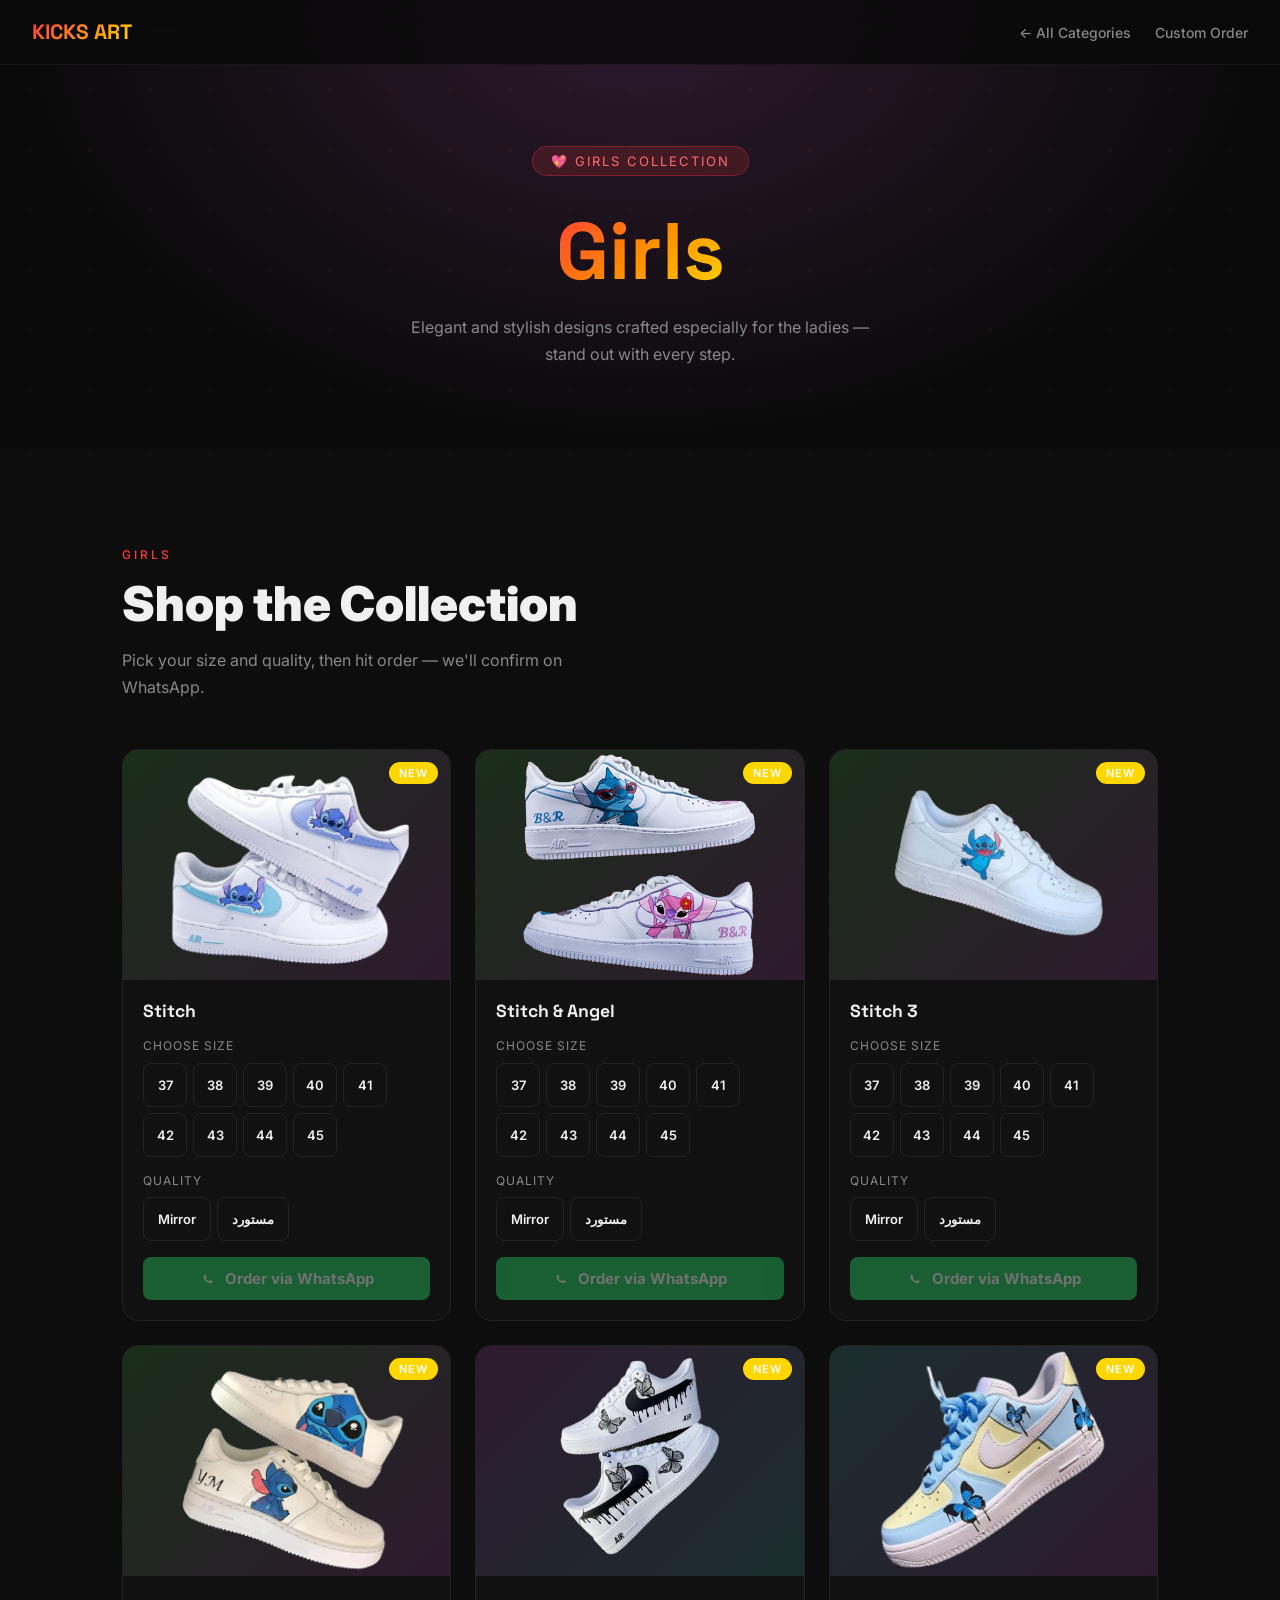
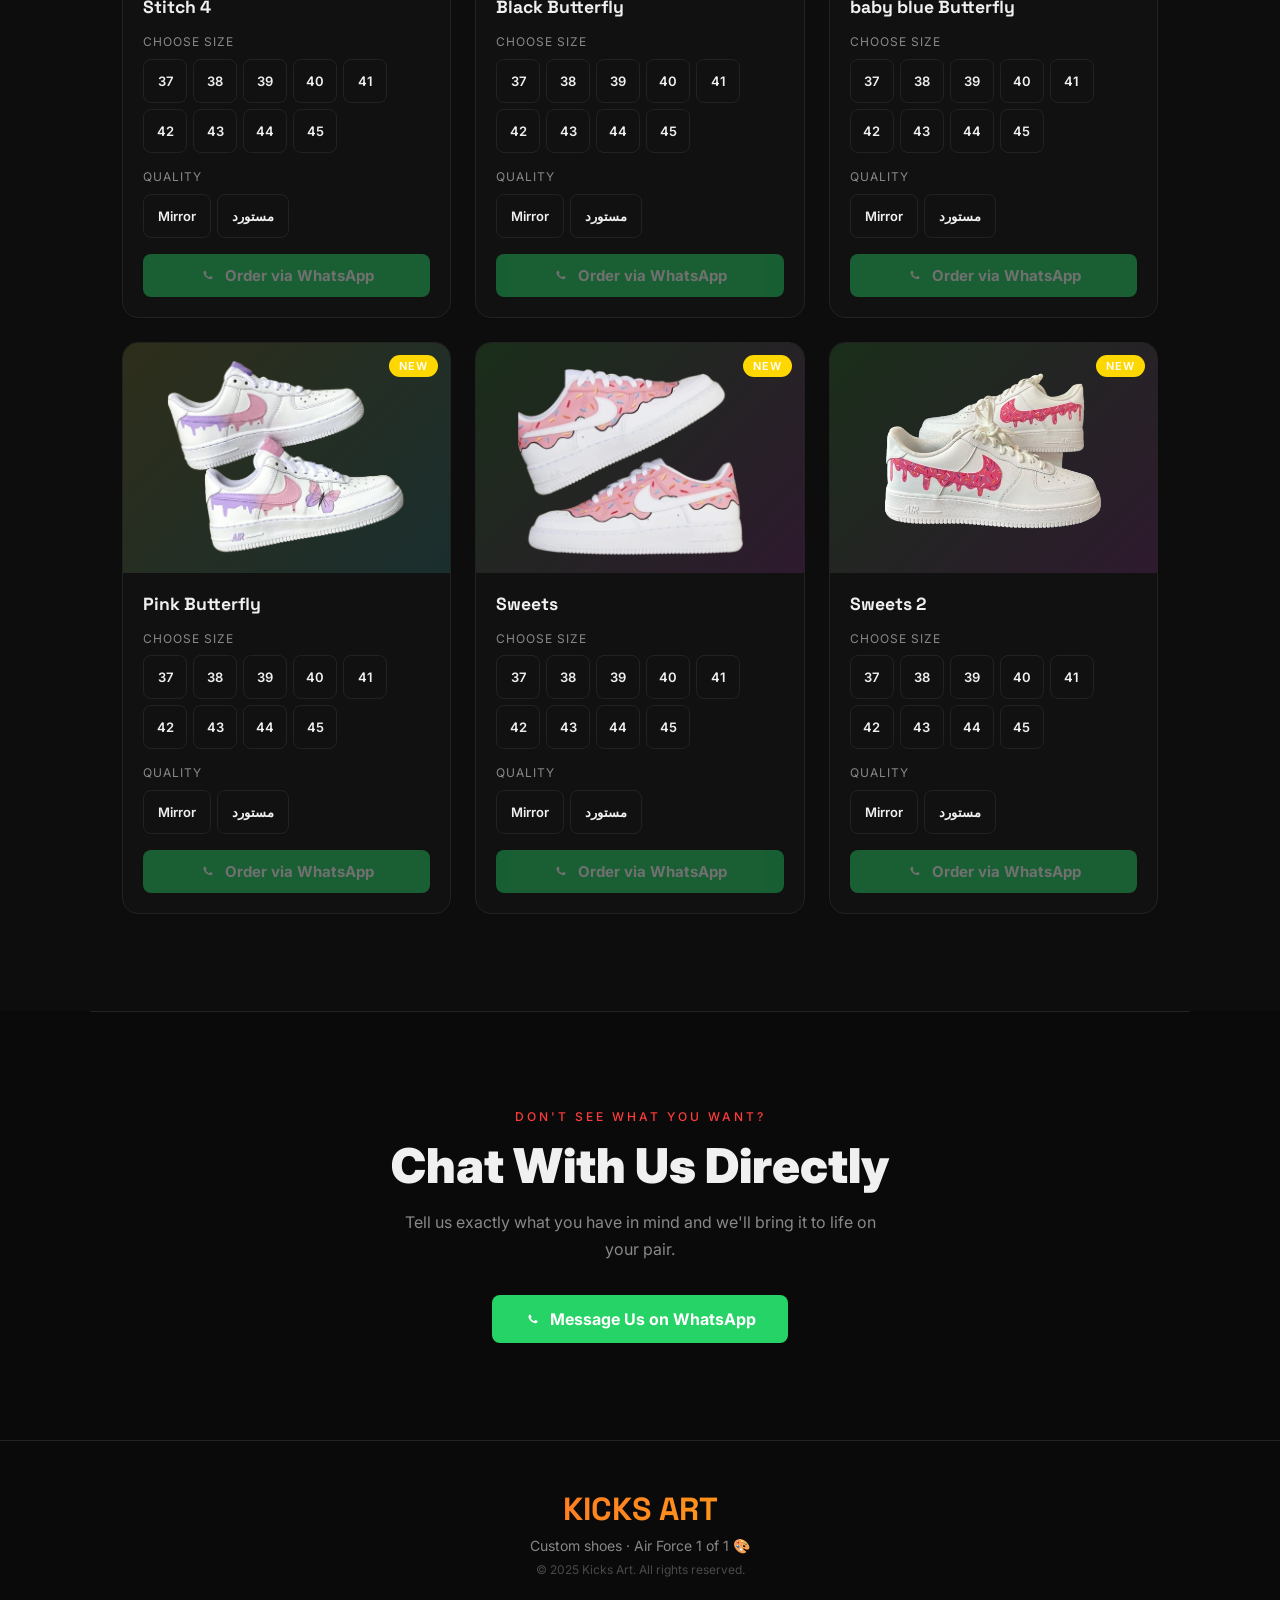
<file: girls.html>
<!DOCTYPE html>
<html lang="en">
<head>
  <meta charset="UTF-8">
  <meta name="viewport" content="width=device-width, initial-scale=1.0">
  <title>Kicks Art — Girls Collection</title>
  <link rel="stylesheet" href="style.css">
</head>
<body>

  <nav>
    <a class="nav-logo" href="index.html">KICKS ART</a>
    <div class="nav-links">
      <a href="index.html#categories">← All Categories</a>
      <a href="index.html#custom">Custom Order</a>
    </div>
  </nav>

  <div class="category-hero" style="background:radial-gradient(ellipse at top,#2e1a2e 0%,#0A0A0A 70%)">
    <div class="hero-badge">💖 Girls Collection</div>
    <h1>Girls</h1>
    <p>Elegant and stylish designs crafted especially for the ladies — stand out with every step.</p>
  </div>

  <div style="background:#0d0d0d;padding:1px 0">
    <section>
      <div class="products-header">
        <div>
          <div class="section-label">Girls</div>
          <h2 class="section-title">Shop the Collection</h2>
          <p class="section-sub">Pick your size and quality, then hit order — we'll confirm on WhatsApp.</p>
        </div>
      </div>
      <div class="products-grid" id="productsGrid"></div>
    </section>
  </div>

  <div class="divider"></div>

  <div style="padding:1px 0">
    <section style="text-align:center">
      <div class="section-label">Don't see what you want?</div>
      <h2 class="section-title">Chat With Us Directly</h2>
      <p class="section-sub" style="margin:0 auto 2rem;">Tell us exactly what you have in mind and we'll bring it to life on your pair.</p>
      <a href="https://wa.me/201032995178?text=Hello%20👋%20I%27m%20interested%20in%20a%20Girls%20sneaker%20from%20Kicks%20Art"
        target="_blank" class="btn-primary" style="background:var(--wa);margin:0 auto;display:inline-flex">
        <svg width="18" height="18" viewBox="0 0 24 24" fill="white"><path d="M17.472 14.382c-.297-.149-1.758-.867-2.03-.967-.273-.099-.471-.148-.67.15-.197.297-.767.966-.94 1.164-.173.199-.347.223-.644.075-.297-.15-1.255-.463-2.39-1.475-.883-.788-1.48-1.761-1.653-2.059-.173-.297-.018-.458.13-.606.134-.133.298-.347.446-.52.149-.174.198-.298.298-.497.099-.198.05-.371-.025-.52-.075-.149-.669-1.612-.916-2.207-.242-.579-.487-.5-.669-.51-.173-.008-.371-.01-.57-.01-.198 0-.52.074-.792.372-.272.297-1.04 1.016-1.04 2.479 0 1.462 1.065 2.875 1.213 3.074.149.198 2.096 3.2 5.077 4.487.709.306 1.262.489 1.694.625.712.227 1.36.195 1.871.118.571-.085 1.758-.719 2.006-1.413.248-.694.248-1.289.173-1.413-.074-.124-.272-.198-.57-.347"/></svg>
        Message Us on WhatsApp
      </a>
    </section>
  </div>

  <footer>
    <div class="footer-logo">KICKS ART</div>
    <p style="margin-bottom:0.5rem">Custom shoes · Air Force 1 of 1 🎨</p>
    <p style="font-size:12px;opacity:0.5">© 2025 Kicks Art. All rights reserved.</p>
  </footer>

  <script src="Shared.js"></script>
  <script>
    const CATEGORY = "Girls";

    /* ── ADD YOUR GIRLS PRODUCTS HERE ─────────────────────────────── */
    const PRODUCTS = [
      {
        id: 6,
        name: "Stitch",
        desc: "",
        tag: "NEW", tagClass: "tag-new",
        bg: "linear-gradient(135deg,#1a2e1a,#2e1a2e)",
        image: "img/girl 6.png",
        classs: "sm",
        prices: { Mirror: 1500, "مستورد": 1000 }
      },
      {
        id: 7,
        name: "Stitch & Angel",
        desc: "",
        tag: "NEW", tagClass: "tag-new",
        bg: "linear-gradient(135deg,#1a2e1a,#2e1a2e)",
        image: "img/girl 7.png",
        classs: "sm",
        prices: { Mirror: 1500, "مستورد": 1000 }
      },
      {
        id: 8,
        name: "Stitch 3",
        desc: "",
        tag: "NEW", tagClass: "tag-new",
        bg: "linear-gradient(135deg,#1a2e1a,#2e1a2e)",
        image: "img/girl 8.png",
        classs: "sm",
        prices: { Mirror: 1400, "مستورد": 900 }
      },
      {
        id: 9,
        name: "Stitch 4",
        desc: "",
        tag: "NEW", tagClass: "tag-new",
        bg: "linear-gradient(135deg,#1a2e1a,#2e1a2e)",
        image: "img/girl.png",
        classs: "sm",
        prices: { Mirror: 1500, "مستورد": 1000 }
      },
      {
        id: 1,
        name: "Black Butterfly",
        desc: "",
        tag: "NEW", tagClass: "tag-new",
        bg: "linear-gradient(135deg,#2e1a2e,#1a2e2e)",
        image: "img/girl 1.png",
        classs: "bg",
        prices: { Mirror: 1500, "مستورد": 1000 }
      },
      {
        id: 2,
        name: "baby blue Butterfly",
        desc: "",
        tag: "NEW", tagClass: "tag-new",
        bg: "linear-gradient(135deg,#1a2e2e,#2e1a2e)",
        image: "img/girl 2.png",
        classs: "sm",
        prices: { Mirror: 1400, "مستورد": 900 }
      },
      {
        id: 3,
        name: "Pink Butterfly",
        desc: "",
        tag: "NEW", tagClass: "tag-new",
        bg: "linear-gradient(135deg,#2e2e1a,#1a2e2e)",
        image: "img/girl 3.png",
        classs: "sm",
        prices: { Mirror: 1600, "مستورد": 1000 }
      },
      {
        id: 4,
        name: "Sweets",
        desc: "",
        tag: "NEW", tagClass: "tag-new",
        bg: "linear-gradient(135deg,#1a2e1a,#2e1a2e)",
        image: "img/girl 4.png",
        classs: "sm",
        prices: { Mirror: 1500, "مستورد": 1000 }
      },
      {
        id: 5,
        name: "Sweets 2",
        desc: "",
        tag: "NEW", tagClass: "tag-new",
        bg: "linear-gradient(135deg,#1a2e1a,#2e1a2e)",
        image: "img/girl 5.png",
        classs: "sm",
        prices: { Mirror: 1500, "مستورد": 900 }
      },
    ];

    /* ── RENDER ───────────────────────────────────────────────────── */
    renderProducts(PRODUCTS);
  </script>
</body>
</html>
</file>
<file: style.css>
/* ===========================
   KICKS ART — Global Styles
   =========================== */

@import url('https://fonts.googleapis.com/css2?family=Space+Grotesk:wght@400;500;700&family=Inter:wght@400;500;700;900&display=swap');

* {
  margin: 0;
  padding: 0;
  box-sizing: border-box;
}

:root {
  --wa:      #25D366;
  --accent:  #FF3B3B;
  --dark:    #0A0A0A;
  --card:    #111111;
  --border:  #222222;
  --text:    #F0F0F0;
  --muted:   #888888;
  --gold:    #FFD700;
}

body {
  background: var(--dark);
  color: var(--text);
  font-family: 'Inter', sans-serif;
  min-height: 100vh;
  overflow-x: hidden;
  direction: ltr;
  text-align: left;
}

/* ── NAV ── */
nav {
  position: fixed;
  top: 0; left: 0; right: 0;
  z-index: 100;
  display: flex;
  justify-content: space-between;
  align-items: center;
  padding: 1.2rem 2rem;
  background: rgba(10,10,10,0.85);
  backdrop-filter: blur(20px);
  border-bottom: 1px solid rgba(255,255,255,0.05);
}

.nav-logo {
  font-family: 'Space Grotesk', sans-serif;
  font-size: 1.3rem;
  font-weight: 700;
  background: linear-gradient(135deg, #FF3B3B, #FFD700);
  -webkit-background-clip: text;
  -webkit-text-fill-color: transparent;
  background-clip: text;
  text-decoration: none;
}

.nav-links {
  display: flex;
  gap: 1.5rem;
}

.nav-links a {
  color: var(--muted);
  text-decoration: none;
  font-size: 14px;
  font-weight: 500;
  transition: color 0.2s;
}

.nav-links a:hover { color: var(--text); }

/* ── HERO ── */
.hero {
  min-height: 100vh;
  display: flex;
  flex-direction: column;
  align-items: center;
  justify-content: center;
  position: relative;
  overflow: hidden;
  text-align: center;
  padding: 2rem;
  background: radial-gradient(ellipse at top, #1a0a0a 0%, #0A0A0A 60%);
}

.hero::before {
  content: '';
  position: absolute;
  inset: 0;
  background: url("data:image/svg+xml,%3Csvg width='60' height='60' viewBox='0 0 60 60' xmlns='http://www.w3.org/2000/svg'%3E%3Cg fill='none' fill-rule='evenodd'%3E%3Cg fill='%23FF3B3B' fill-opacity='0.04'%3E%3Ccircle cx='30' cy='30' r='2'/%3E%3C/g%3E%3C/g%3E%3C/svg%3E");
  z-index: 0;
}

.hero-badge {
  background: rgba(255,59,59,0.15);
  border: 1px solid rgba(255,59,59,0.3);
  color: #FF6B6B;
  padding: 6px 18px;
  border-radius: 100px;
  font-size: 13px;
  margin-bottom: 1.5rem;
  letter-spacing: 2px;
  text-transform: uppercase;
  position: relative;
  z-index: 1;
}

.hero h1 {
  font-size: clamp(3rem, 10vw, 7rem);
  font-weight: 900;
  line-height: 0.9;
  position: relative;
  z-index: 1;
  margin-bottom: 0.5rem;
  font-family: 'Space Grotesk', sans-serif;
  background: linear-gradient(135deg, #FF3B3B, #FF8C00, #FFD700);
  -webkit-background-clip: text;
  -webkit-text-fill-color: transparent;
  background-clip: text;
}

.hero h2 {
  font-size: clamp(1rem, 3vw, 1.5rem);
  color: var(--muted);
  font-weight: 400;
  position: relative;
  z-index: 1;
  margin-bottom: 2rem;
  letter-spacing: 3px;
}

.hero-cta {
  display: flex;
  gap: 1rem;
  flex-wrap: wrap;
  justify-content: center;
  position: relative;
  z-index: 1;
}

.hero-features {
  display: flex;
  flex-wrap: wrap;
  justify-content: center;
  gap: 10px 20px;
  margin-top: 2rem;
}

.hero-feature {
  display: flex;
  align-items: center;
  gap: 8px;
  font-size: 18px;
  font-weight: 500;
  color: rgba(255, 255, 255, 0.75);
  background: rgba(255, 255, 255, 0.07);
  border: 0.5px solid rgba(255, 255, 255, 0.15);
  border-radius: 999px;
  padding: 6px 14px;
  letter-spacing: 0.02em;
  transition: background 0.2s, color 0.2s;
}

.hero-feature:hover {
  background: rgba(255, 255, 255, 0.13);
  color: rgba(255, 255, 255, 1);
}

.hero-feature span {
  display: inline-block;
  width: 6px;
  height: 6px;
  border-radius: 50%;
  background: #f5c842;
  flex-shrink: 0;
  box-shadow: 0 0 6px rgba(245, 200, 66, 0.7);
}

/* ── CATEGORY HERO (sub-pages) ── */
.category-hero {
  min-height: 50vh;
  display: flex;
  flex-direction: column;
  align-items: center;
  justify-content: center;
  text-align: center;
  padding: 8rem 2rem 4rem;
  position: relative;
  overflow: hidden;
  background: radial-gradient(ellipse at top, #1a0a0a 0%, #0A0A0A 70%);
}

.category-hero::before {
  content: '';
  position: absolute;
  inset: 0;
  background: url("data:image/svg+xml,%3Csvg width='60' height='60' viewBox='0 0 60 60' xmlns='http://www.w3.org/2000/svg'%3E%3Cg fill='none' fill-rule='evenodd'%3E%3Cg fill='%23FF3B3B' fill-opacity='0.04'%3E%3Ccircle cx='30' cy='30' r='2'/%3E%3C/g%3E%3C/g%3E%3C/svg%3E");
  z-index: 0;
}

.category-hero > * { position: relative; z-index: 1; }

.category-hero h1 {
  font-size: clamp(2.5rem, 8vw, 5rem);
  font-weight: 900;
  font-family: 'Space Grotesk', sans-serif;
  background: linear-gradient(135deg, #FF3B3B, #FF8C00, #FFD700);
  -webkit-background-clip: text;
  -webkit-text-fill-color: transparent;
  background-clip: text;
  margin-bottom: 0.75rem;
}

.category-hero p {
  color: var(--muted);
  font-size: 1rem;
  max-width: 480px;
  line-height: 1.7;
}

/* ── BUTTONS ── */
.btn-primary {
  background: var(--accent);
  color: #fff;
  padding: 14px 32px;
  border: none;
  border-radius: 8px;
  font-size: 16px;
  font-family: 'Inter', sans-serif;
  font-weight: 700;
  cursor: pointer;
  text-decoration: none;
  display: inline-flex;
  align-items: center;
  gap: 8px;
  transition: transform 0.2s, box-shadow 0.2s;
}

.btn-primary:hover {
  transform: translateY(-2px);
  box-shadow: 0 8px 25px rgba(255,59,59,0.4);
}

.btn-outline {
  background: transparent;
  color: var(--text);
  padding: 14px 32px;
  border: 1px solid var(--border);
  border-radius: 8px;
  font-size: 16px;
  font-family: 'Inter', sans-serif;
  font-weight: 500;
  cursor: pointer;
  text-decoration: none;
  display: inline-flex;
  align-items: center;
  gap: 8px;
  transition: border-color 0.2s, background 0.2s;
}

.btn-outline:hover {
  border-color: #555;
  background: #1a1a1a;
}

.btn-back {
  display: inline-flex;
  align-items: center;
  gap: 6px;
  color: var(--muted);
  text-decoration: none;
  font-size: 14px;
  font-weight: 500;
  transition: color 0.2s;
  margin-bottom: 1rem;
}

.btn-back:hover { color: var(--text); }

/* ── SCROLL INDICATOR ── */
.scroll-indicator {
  position: absolute;
  bottom: 2rem;
  left: 50%;
  transform: translateX(-50%);
  z-index: 1;
  display: flex;
  flex-direction: column;
  align-items: center;
  gap: 6px;
  color: var(--muted);
  font-size: 12px;
  letter-spacing: 2px;
}

.scroll-dot {
  width: 4px;
  height: 24px;
  border-radius: 100px;
  background: var(--border);
  position: relative;
  overflow: hidden;
}

.scroll-dot::after {
  content: '';
  position: absolute;
  top: -100%; left: 0;
  width: 100%; height: 100%;
  background: var(--accent);
  border-radius: 100px;
  animation: scrollDot 1.5s ease-in-out infinite;
}

@keyframes scrollDot { to { top: 100%; } }

/* ── SECTION LAYOUT ── */
section {
  padding: 6rem 2rem;
  max-width: 1100px;
  margin: 0 auto;
}

.section-label {
  font-size: 12px;
  letter-spacing: 3px;
  text-transform: uppercase;
  color: var(--accent);
  font-weight: 500;
  margin-bottom: 1rem;
}

.section-title {
  font-size: clamp(2rem, 5vw, 3rem);
  font-weight: 900;
  line-height: 1.1;
  margin-bottom: 1rem;
}

.section-sub {
  color: var(--muted);
  font-size: 1rem;
  max-width: 500px;
  line-height: 1.7;
}

.divider {
  height: 1px;
  background: var(--border);
  max-width: 1100px;
  margin: 0 auto;
}

/* ── PRODUCTS ── */
.products-header {
  display: flex;
  justify-content: space-between;
  align-items: flex-end;
  margin-bottom: 3rem;
  flex-wrap: wrap;
  gap: 1rem;
}

.products-grid {
  display: grid;
  grid-template-columns: repeat(auto-fill, minmax(300px, 1fr));
  gap: 1.5rem;
}

.product-card {
  background: var(--card);
  border: 1px solid var(--border);
  border-radius: 16px;
  overflow: hidden;
  transition: border-color 0.2s, transform 0.2s;
}

.product-card:hover {
  border-color: #333;
  transform: translateY(-4px);
}

.product-img{
  height:230px;
  display:flex;
  align-items:center;
  justify-content:center;
  overflow:hidden;
  position:relative;
  padding:10px;
}

.product-img .vbg{
  width:90%;          /* تكبير */
  height:280%;
  object-fit:contain;  /* يحافظ على الشكل */
  object-position:center;
}
.product-img .sm{
  width:80%;          /* تكبير */
  height:280%;
  object-fit:contain;  /* يحافظ على الشكل */
  object-position:center;
}
.product-img .sh{
  width:100%;          /* تكبير */
  height:280%;
  object-fit:contain;  /* يحافظ على الشكل */
  object-position:center;
}
.product-img .bg{
  width:60%;          /* تكبير */
  height:280%;
  object-fit:contain;  /* يحافظ على الشكل */
  object-position:center;
}
.product-img .bf{
  width:55%;          /* تكبير */
  height:280%;
  object-fit:contain;  /* يحافظ على الشكل */
  object-position:center;
}
.product-img .fs{
  width:70%;        /* تكبير */
  height:280%;
  object-fit:contain;  /* يحافظ على الشكل */
  object-position:center;
}
.product-img .th{
  width:130%;          /* تكبير */
  height:280%;
  object-fit:contain;  /* يحافظ على الشكل */
  object-position:center;
}
.product-img .ff{
  width:75%;          /* تكبير */
  height:280%;
  object-fit:contain;  /* يحافظ على الشكل */
  object-position:center;
}

.product-tag {
  position: absolute;
  top: 12px; right: 12px;
  color: #fff;
  font-size: 11px;
  padding: 4px 10px;
  border-radius: 100px;
  font-weight: 600;
  letter-spacing: 1px;
}

.tag-hot { background: var(--accent); }
.tag-new { background: var(--gold); color: #ffffff; }

.product-body { padding: 1.25rem; }

.product-name {
  font-size: 1.1rem;
  font-weight: 700;
  margin-bottom: 0.3rem;
  font-family: 'Space Grotesk', sans-serif;
}

.product-desc {
  font-size: 13px;
  color: var(--muted);
  margin-bottom: 1rem;
  line-height: 1.6;
}

/* ── SIZE & QUALITY SELECTORS ── */
.size-label {
  font-size: 12px;
  color: var(--muted);
  letter-spacing: 1px;
  text-transform: uppercase;
  margin-bottom: 0.6rem;
}

.sizes {
  display: flex;
  gap: 6px;
  flex-wrap: wrap;
  margin-bottom: 1rem;
}

.qua {
  display: flex;
  gap: 6px;
  flex-wrap: wrap;
  margin-bottom: 1rem;
}

.size-btn {
  width: 44px; height: 44px;
  border-radius: 8px;
  border: 1px solid var(--border);
  background: transparent;
  color: var(--text);
  font-size: 13px;
  font-weight: 600;
  cursor: pointer;
  font-family: 'Inter', sans-serif;
  transition: all 0.15s;
}

.size-btn:hover { border-color: #555; background: #1a1a1a; }
.size-btn.selected { border-color: var(--accent); background: #1f1f1f; color: var(--wa); }

.qua-btn {
  padding: 0 14px;
  height: 44px;
  border-radius: 8px;
  border: 1px solid var(--border);
  background: transparent;
  color: var(--text);
  font-size: 13px;
  font-weight: 600;
  cursor: pointer;
  font-family: 'Inter', sans-serif;
  transition: all 0.15s;
}

.qua-btn:hover { border-color: #555; background: #1a1a1a; }
.qua-btn.selected { border-color: var(--accent); background: #1f1f1f; color: var(--wa); }

/* ── ORDER BUTTON ── */
.order-btn {
  width: 100%;
  padding: 12px;
  border-radius: 8px;
  border: none;
  background: var(--wa);
  color: #fff;
  font-size: 15px;
  font-weight: 700;
  font-family: 'Inter', sans-serif;
  cursor: pointer;
  display: flex;
  align-items: center;
  justify-content: center;
  gap: 8px;
  transition: transform 0.15s, opacity 0.15s;
  opacity: 0.4;
  pointer-events: none;
}

.order-btn.ready { opacity: 1; pointer-events: all; }
.order-btn.ready:hover  { transform: scale(1.02); }
.order-btn.ready:active { transform: scale(0.98); }

/* ── CUSTOM ORDER FORM ── */
.custom-section {
  background: var(--card);
  border: 1px solid var(--border);
  border-radius: 24px;
  padding: 3rem;
  position: relative;
  overflow: hidden;
}

.custom-section::before {
  content: '✦';
  position: absolute;
  font-size: 8rem;
  opacity: 0.03;
  top: -20px; left: -20px;
  line-height: 1;
}

.custom-form {
  display: grid;
  grid-template-columns: 1fr 1fr;
  gap: 1rem;
  margin-top: 2rem;
}

@media (max-width: 600px) {
  .custom-form { grid-template-columns: 1fr; }
}

.form-group {
  display: flex;
  flex-direction: column;
  gap: 6px;
}

.form-label {
  font-size: 13px;
  color: var(--muted);
  font-weight: 500;
}

.form-input {
  background: #1a1a1a;
  border: 1px solid var(--border);
  border-radius: 8px;
  padding: 12px 14px;
  color: var(--text);
  font-size: 15px;
  font-family: 'Inter', sans-serif;
  outline: none;
  transition: border-color 0.2s;
}

.form-input:focus { border-color: var(--accent); }

.form-textarea {
  background: #1a1a1a;
  border: 1px solid var(--border);
  border-radius: 8px;
  padding: 12px 14px;
  color: var(--text);
  font-size: 15px;
  font-family: 'Inter', sans-serif;
  outline: none;
  transition: border-color 0.2s;
  resize: vertical;
  min-height: 80px;
  grid-column: 1 / -1;
}

.form-textarea:focus { border-color: var(--accent); }

.form-submit {
  grid-column: 1 / -1;
  padding: 14px;
  border-radius: 8px;
  border: none;
  background: var(--wa);
  color: #fff;
  font-size: 16px;
  font-weight: 700;
  font-family: 'Inter', sans-serif;
  cursor: pointer;
  display: flex;
  align-items: center;
  justify-content: center;
  gap: 8px;
  transition: transform 0.15s;
}

.form-submit:hover  { transform: scale(1.02); }
.form-submit:active { transform: scale(0.98); }

/* ── FOOTER ── */
footer {
  border-top: 1px solid var(--border);
  padding: 3rem 2rem;
  text-align: center;
  color: var(--muted);
  font-size: 14px;
}

.footer-logo {
  font-family: 'Space Grotesk', sans-serif;
  font-size: 2rem;
  font-weight: 700;
  background: linear-gradient(135deg, #FF3B3B, #FFD700);
  -webkit-background-clip: text;
  -webkit-text-fill-color: transparent;
  background-clip: text;
  margin-bottom: 0.5rem;
}

/* ── ANIMATIONS ── */
@keyframes fadeUp {
  from { opacity: 0; transform: translateY(20px); }
  to   { opacity: 1; transform: translateY(0); }
}

.hero > * { animation: fadeUp 0.6s ease both; }
.hero .hero-badge  { animation-delay: 0.1s; }
.hero h1           { animation-delay: 0.2s; }
.hero h2           { animation-delay: 0.3s; }
.hero .hero-cta    { animation-delay: 0.4s; }

/* ── WHATSAPP ICON ── */
.wa-icon { flex-shrink: 0; }



.price-display {
  height: 0;
  overflow: hidden;
  transition: height 0.25s ease, opacity 0.25s ease;
  opacity: 0;
  margin-bottom: 0;
}

.price-display.visible {
  height: 2.4rem;
  opacity: 1;
  margin-bottom: 0.5rem;
}

.price-tag {
  display: inline-block;
  background: linear-gradient(135deg, #f5c842, #e6a800);
  color: #111;
  font-weight: 800;
  font-size: 1.05rem;
  letter-spacing: 0.02em;
  padding: 0.25rem 0.85rem;
  border-radius: 999px;
  box-shadow: 0 2px 12px rgba(245, 200, 66, 0.35);
  animation: pricePop 0.2s cubic-bezier(0.34, 1.56, 0.64, 1);
}

@keyframes pricePop {
  from {
    transform: scale(0.7);
    opacity: 0;
  }

  to {
    transform: scale(1);
    opacity: 1;
  }
}
</file>
